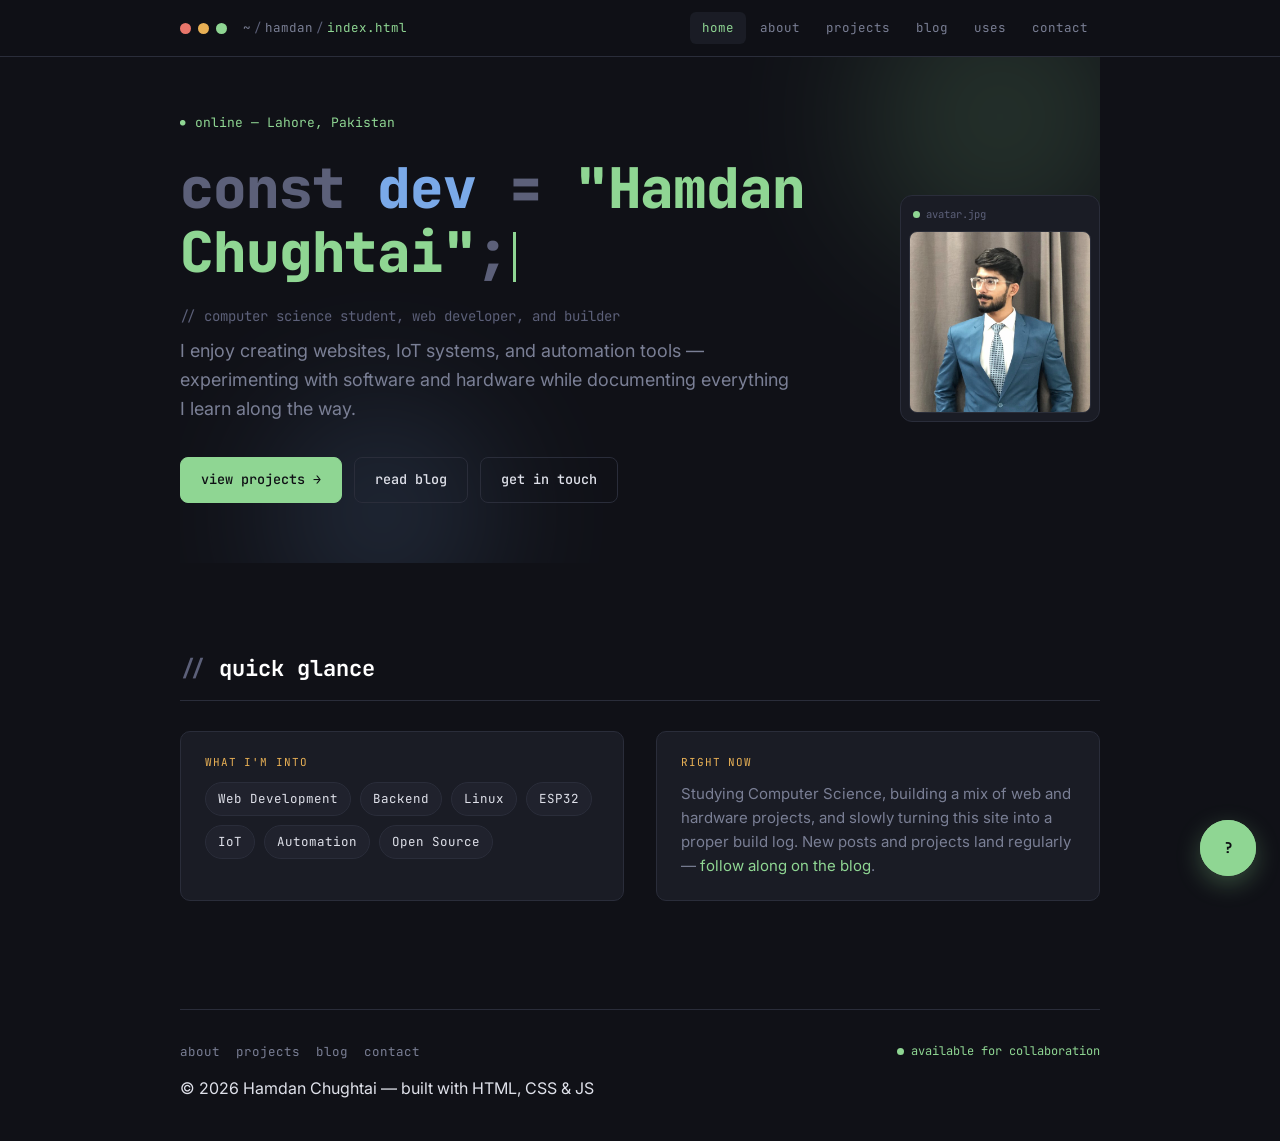
<file: index.html>
<!DOCTYPE html>
<html lang="en">
<head>
<meta charset="UTF-8">
<meta name="viewport" content="width=device-width, initial-scale=1.0">
<title>Hamdan Chughtai — Developer</title>
<meta name="description" content="Hamdan Chughtai — 20, Lahore, Pakistan. Computer Science student, web developer, and builder.">
<link rel="canonical" href="https://hamdanchughtai.dev/">
<meta property="og:type" content="website">
<meta property="og:url" content="https://hamdanchughtai.dev/">
<meta property="og:title" content="Hamdan Chughtai — Developer">
<meta property="og:description" content="Hamdan Chughtai — 20, Lahore, Pakistan. Computer Science student, web developer, and builder.">
<meta property="og:image" content="https://hamdanchughtai.dev/icon-512.png">
<meta name="twitter:card" content="summary">
<meta name="twitter:title" content="Hamdan Chughtai — Developer">
<meta name="twitter:description" content="Hamdan Chughtai — 20, Lahore, Pakistan. Computer Science student, web developer, and builder.">
<meta name="twitter:image" content="https://hamdanchughtai.dev/icon-512.png">
<link rel="icon" type="image/x-icon" href="favicon.ico">
<link rel="icon" type="image/png" sizes="32x32" href="favicon-32.png">
<link rel="icon" type="image/png" sizes="16x16" href="favicon-16.png">
<link rel="apple-touch-icon" sizes="180x180" href="apple-touch-icon.png">
<link rel="preconnect" href="https://fonts.googleapis.com">
<link rel="preconnect" href="https://fonts.gstatic.com" crossorigin>
<link href="https://fonts.googleapis.com/css2?family=JetBrains+Mono:wght@400;500;600;700;800&family=Inter:wght@400;500;600;700&display=swap" rel="stylesheet">
<link rel="stylesheet" href="styles.css">
</head>
<body>

<div class="progress-bar" id="progressBar"></div>
<div class="titlebar">
  <div class="titlebar-inner">
    <div class="dots"><span class="dot r"></span><span class="dot y"></span><span class="dot g"></span></div>
    <div class="path">~<span class="sep">/</span>hamdan<span class="sep">/</span><span class="file">index.html</span></div>
    <button class="nav-toggle" id="navToggle" aria-label="Toggle menu">☰</button>
    <nav class="tabs" id="navTabs">
      <a href="index.html" class="active">home</a>
      <a href="about.html">about</a>
      <a href="projects.html">projects</a>
      <a href="blog.html">blog</a>
      <a href="uses.html">uses</a>
      <a href="contact.html">contact</a>
    </nav>
  </div>
</div>

<header class="hero container">
  <div class="blob b1"></div>
  <div class="blob b2"></div>
  <div class="hero-inner">
    <div class="hero-text">
      <p class="eyebrow">online — Lahore, Pakistan</p>
      <h1>
        <span class="punc">const</span> <span class="fn">dev</span> <span class="punc">=</span> <span class="str">"</span><span class="str" id="typedName"></span><span class="str">"</span><span class="punc">;</span><span class="cursor-blink"></span>
      </h1>
      <p class="tagline">
        <span class="comment">// computer science student, web developer, and builder</span>
        I enjoy creating websites, IoT systems, and automation tools — experimenting with software and hardware while documenting everything I learn along the way.
      </p>
      <div class="hero-actions">
        <a class="btn primary" href="projects.html">view projects →</a>
        <a class="btn ghost" href="blog.html">read blog</a>
        <a class="btn ghost" href="contact.html">get in touch</a>
      </div>
    </div>
    <div class="hero-photo">
      <div class="photo-frame">
        <div class="photo-tab">avatar.jpg</div>
        <img src="avatar.jpg" alt="Portrait of Hamdan Chughtai">
      </div>
    </div>
  </div>
</header>

<section class="container">
  <div class="section-head reveal">
    <h2>quick glance</h2>
  </div>
  <div class="about-grid reveal-stagger reveal">
    <div class="about-card">
      <div class="label">what I'm into</div>
      <div class="skills-list">
        <span class="skill-pill">Web Development</span>
        <span class="skill-pill">Backend</span>
        <span class="skill-pill">Linux</span>
        <span class="skill-pill">ESP32</span>
        <span class="skill-pill">IoT</span>
        <span class="skill-pill">Automation</span>
        <span class="skill-pill">Open Source</span>
      </div>
    </div>
    <div class="about-card">
      <div class="label">right now</div>
      <p>Studying Computer Science, building a mix of web and hardware projects, and slowly turning this site into a proper build log. New posts and projects land regularly — <a href="blog.html" style="color:var(--accent-green);">follow along on the blog</a>.</p>
    </div>
  </div>
</section>

<footer class="container">
  <div class="footer-inner">
    <div class="f-links">
      <a href="about.html">about</a>
      <a href="projects.html">projects</a>
      <a href="blog.html">blog</a>
      <a href="contact.html">contact</a>
    </div>
    <div class="status"><span class="dot-live"></span> available for collaboration</div>
  </div>
  <p style="margin-top:14px;">© <span id="year"></span> Hamdan Chughtai — built with HTML, CSS &amp; JS</p>
</footer>

<button class="chat-fab" id="chatToggle" aria-label="Ask about Hamdan" aria-expanded="false">
  <span class="pulse-ring"></span>
  <span aria-hidden="true">?</span>
</button>
<div class="chat-panel" id="chatPanel" role="dialog" aria-label="Ask about Hamdan">
  <div class="chat-header">
    <div class="dots"><span class="dot r"></span><span class="dot y"></span><span class="dot g"></span></div>
    <div class="title">~/<span class="file">ask-hamdan</span></div>
    <button class="chat-close" id="chatClose" aria-label="Close chat">✕</button>
  </div>
  <div class="chat-messages" id="chatMessages">
    <div class="chat-msg bot"><span class="prompt-mark">$</span>Hey, I'm a quick assistant trained on Hamdan's info. Ask me about his age, skills, projects, or how to reach him.</div>
  </div>
  <div class="chat-suggestions" id="chatSuggestions">
    <span class="chat-chip" data-q="What languages does he know?">languages?</span>
    <span class="chat-chip" data-q="What projects has he built?">projects?</span>
    <span class="chat-chip" data-q="How can I contact him?">contact?</span>
    <span class="chat-chip" data-q="How old is he and where is he from?">who is he?</span>
    <span class="chat-chip" data-q="Is he available for freelance or internships?">availability?</span>
  </div>
  <div class="chat-input-row">
    <input type="text" id="chatInput" placeholder="Ask something..." autocomplete="off">
    <button class="chat-send" id="chatSend">send</button>
  </div>
</div>

<script src="script.js"></script>
</body>
</html>
</file>
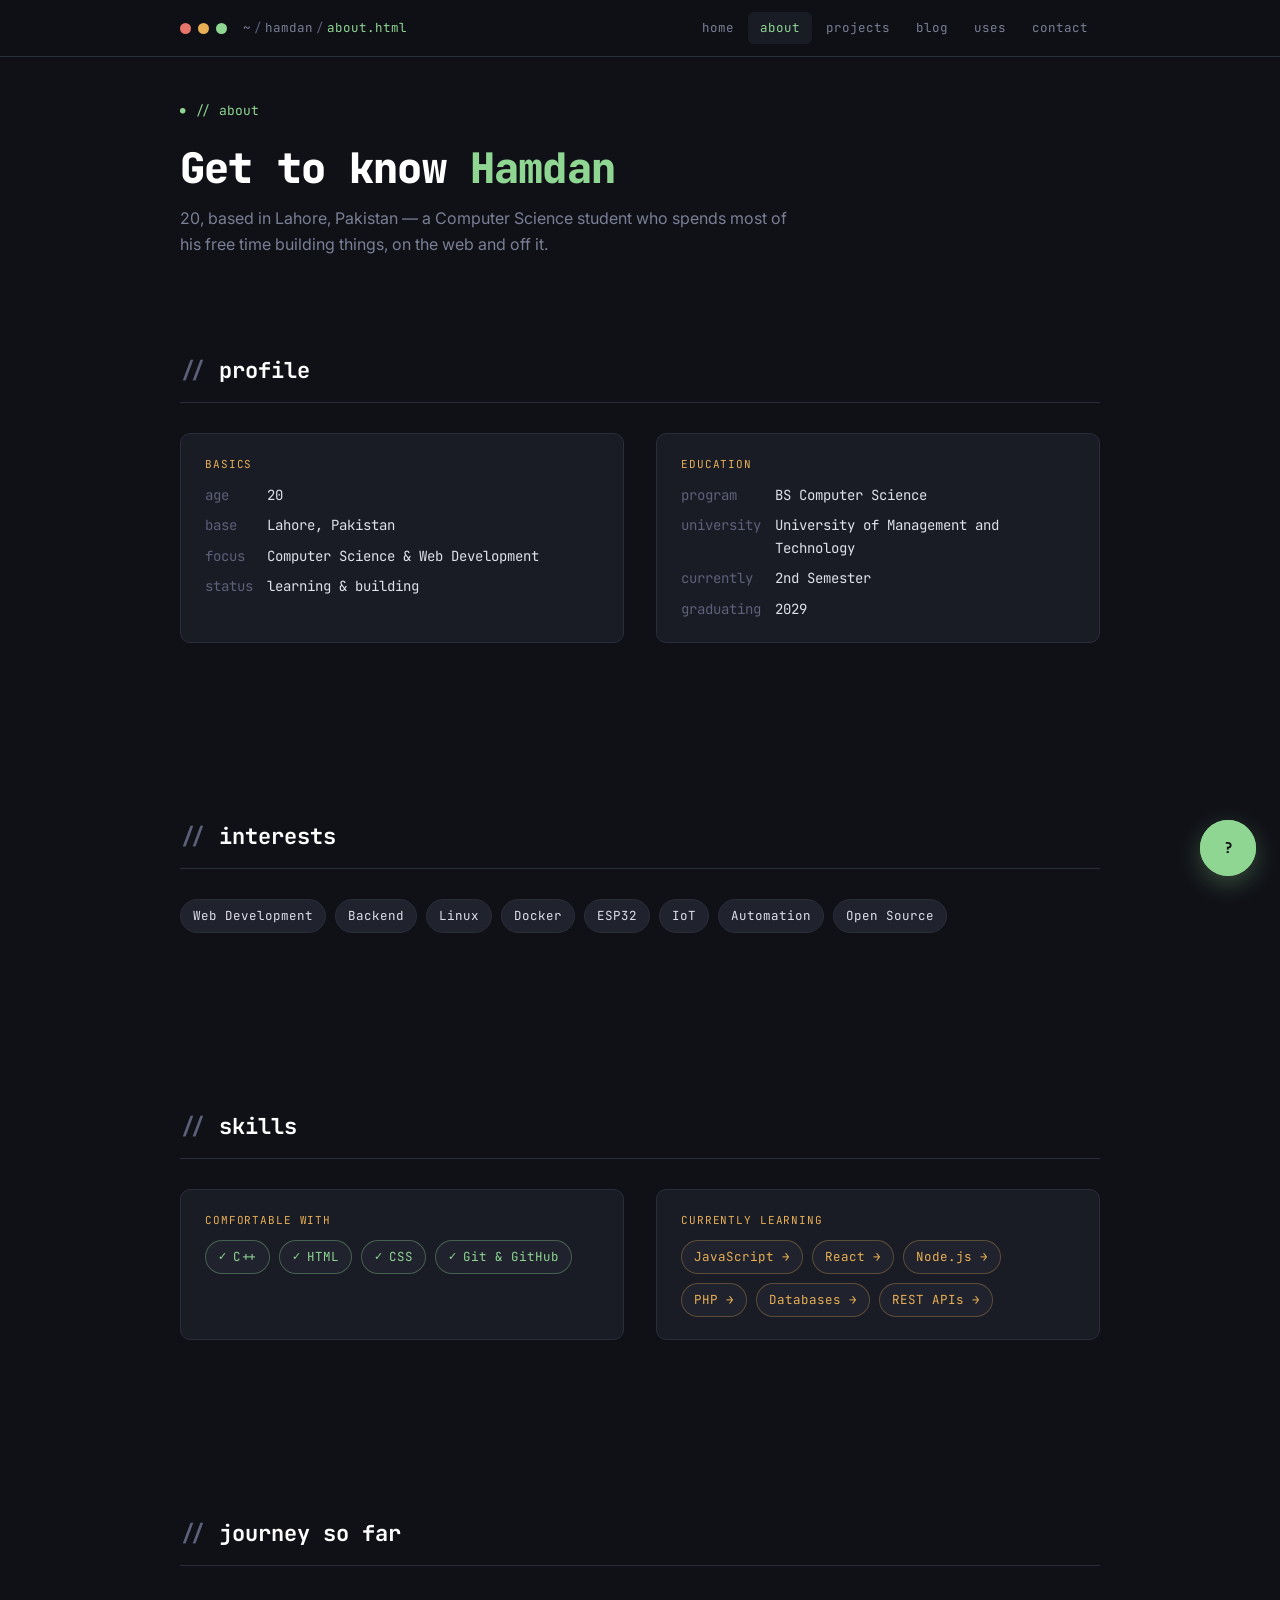
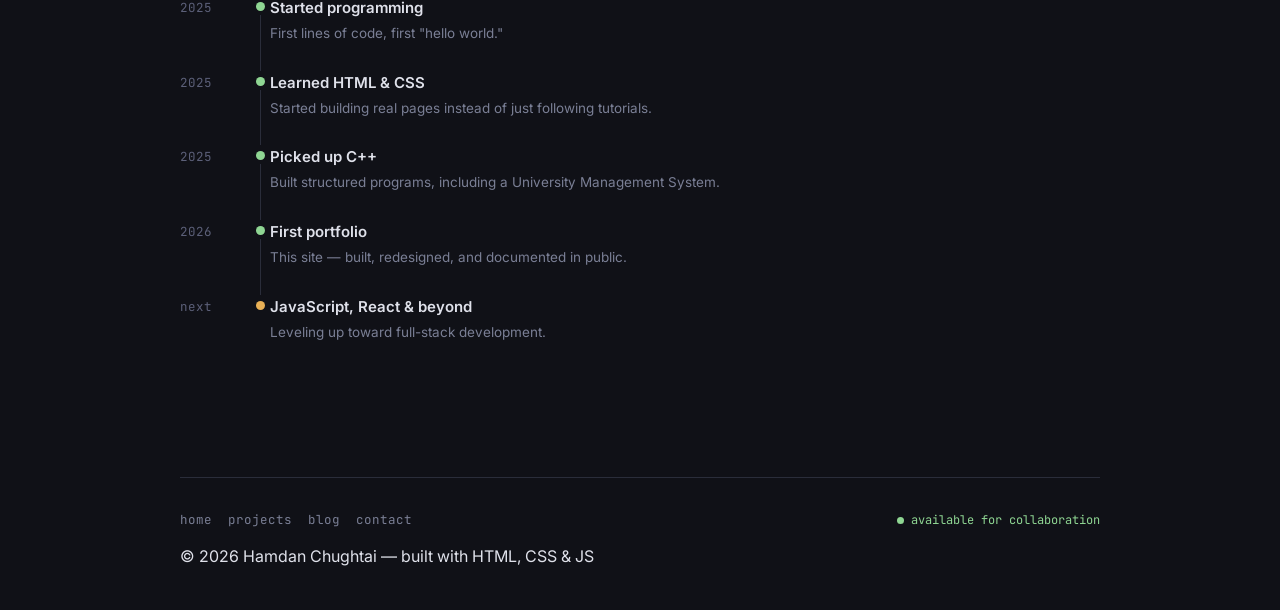
<file: about.html>
<!DOCTYPE html>
<html lang="en">
<head>
<meta charset="UTF-8">
<meta name="viewport" content="width=device-width, initial-scale=1.0">
<title>About — Hamdan Chughtai</title>
<meta name="description" content="About Hamdan Chughtai — education, interests, and skills.">
<link rel="canonical" href="https://hamdanchughtai.dev/about.html">
<meta property="og:type" content="website">
<meta property="og:url" content="https://hamdanchughtai.dev/about.html">
<meta property="og:title" content="About — Hamdan Chughtai">
<meta property="og:description" content="About Hamdan Chughtai — education, interests, and skills.">
<meta property="og:image" content="https://hamdanchughtai.dev/icon-512.png">
<meta name="twitter:card" content="summary">
<meta name="twitter:title" content="About — Hamdan Chughtai">
<meta name="twitter:description" content="About Hamdan Chughtai — education, interests, and skills.">
<meta name="twitter:image" content="https://hamdanchughtai.dev/icon-512.png">
<link rel="icon" type="image/x-icon" href="favicon.ico">
<link rel="icon" type="image/png" sizes="32x32" href="favicon-32.png">
<link rel="icon" type="image/png" sizes="16x16" href="favicon-16.png">
<link rel="apple-touch-icon" sizes="180x180" href="apple-touch-icon.png">
<link rel="preconnect" href="https://fonts.googleapis.com">
<link rel="preconnect" href="https://fonts.gstatic.com" crossorigin>
<link href="https://fonts.googleapis.com/css2?family=JetBrains+Mono:wght@400;500;600;700;800&family=Inter:wght@400;500;600;700&display=swap" rel="stylesheet">
<link rel="stylesheet" href="styles.css">
</head>
<body>

<div class="progress-bar" id="progressBar"></div>
<div class="titlebar">
  <div class="titlebar-inner">
    <div class="dots"><span class="dot r"></span><span class="dot y"></span><span class="dot g"></span></div>
    <div class="path">~<span class="sep">/</span>hamdan<span class="sep">/</span><span class="file">about.html</span></div>
    <button class="nav-toggle" id="navToggle" aria-label="Toggle menu">☰</button>
    <nav class="tabs" id="navTabs">
      <a href="index.html">home</a>
      <a href="about.html" class="active">about</a>
      <a href="projects.html">projects</a>
      <a href="blog.html">blog</a>
      <a href="uses.html">uses</a>
      <a href="contact.html">contact</a>
    </nav>
  </div>
</div>

<header class="page-header container">
  <p class="eyebrow">// about</p>
  <h1 class="page-title">Get to know <span class="str">Hamdan</span></h1>
  <p class="page-sub">20, based in Lahore, Pakistan — a Computer Science student who spends most of his free time building things, on the web and off it.</p>
</header>

<section class="container">
  <div class="section-head reveal"><h2>profile</h2></div>
  <div class="about-grid reveal-stagger reveal">
    <div class="about-card">
      <div class="label">basics</div>
      <dl class="kv">
        <dt>age</dt><dd>20</dd>
        <dt>base</dt><dd>Lahore, Pakistan</dd>
        <dt>focus</dt><dd>Computer Science &amp; Web Development</dd>
        <dt>status</dt><dd>learning &amp; building</dd>
      </dl>
    </div>
    <div class="about-card">
      <div class="label">education</div>
      <dl class="kv">
        <dt>program</dt><dd>BS Computer Science</dd>
        <dt>university</dt><dd>University of Management and Technology</dd>
        <dt>currently</dt><dd>2nd Semester</dd>
        <dt>graduating</dt><dd>2029</dd>
      </dl>
    </div>
  </div>
</section>

<section class="container">
  <div class="section-head reveal"><h2>interests</h2></div>
  <div class="skills-list reveal">
    <span class="skill-pill">Web Development</span>
    <span class="skill-pill">Backend</span>
    <span class="skill-pill">Linux</span>
    <span class="skill-pill">Docker</span>
    <span class="skill-pill">ESP32</span>
    <span class="skill-pill">IoT</span>
    <span class="skill-pill">Automation</span>
    <span class="skill-pill">Open Source</span>
  </div>
</section>

<section class="container">
  <div class="section-head reveal"><h2>skills</h2></div>
  <div class="about-grid reveal-stagger reveal">
    <div class="about-card">
      <div class="label">comfortable with</div>
      <div class="skills-list">
        <span class="skill-pill learned"><span class="check">✓</span>C++</span>
        <span class="skill-pill learned"><span class="check">✓</span>HTML</span>
        <span class="skill-pill learned"><span class="check">✓</span>CSS</span>
        <span class="skill-pill learned"><span class="check">✓</span>Git &amp; GitHub</span>
      </div>
    </div>
    <div class="about-card">
      <div class="label">currently learning</div>
      <div class="skills-list">
        <span class="skill-pill learning">JavaScript →</span>
        <span class="skill-pill learning">React →</span>
        <span class="skill-pill learning">Node.js →</span>
        <span class="skill-pill learning">PHP →</span>
        <span class="skill-pill learning">Databases →</span>
        <span class="skill-pill learning">REST APIs →</span>
      </div>
    </div>
  </div>
</section>

<section class="container">
  <div class="section-head reveal"><h2>journey so far</h2></div>
  <div class="timeline reveal">
    <div class="timeline-item">
      <div class="t-year">2025</div>
      <div class="t-line"><div class="t-dot"></div><div class="t-bar"></div></div>
      <div class="t-content"><div class="t-title">Started programming</div><div class="t-desc">First lines of code, first "hello world."</div></div>
    </div>
    <div class="timeline-item">
      <div class="t-year">2025</div>
      <div class="t-line"><div class="t-dot"></div><div class="t-bar"></div></div>
      <div class="t-content"><div class="t-title">Learned HTML &amp; CSS</div><div class="t-desc">Started building real pages instead of just following tutorials.</div></div>
    </div>
    <div class="timeline-item">
      <div class="t-year">2025</div>
      <div class="t-line"><div class="t-dot"></div><div class="t-bar"></div></div>
      <div class="t-content"><div class="t-title">Picked up C++</div><div class="t-desc">Built structured programs, including a University Management System.</div></div>
    </div>
    <div class="timeline-item">
      <div class="t-year">2026</div>
      <div class="t-line"><div class="t-dot"></div><div class="t-bar"></div></div>
      <div class="t-content"><div class="t-title">First portfolio</div><div class="t-desc">This site — built, redesigned, and documented in public.</div></div>
    </div>
    <div class="timeline-item">
      <div class="t-year">next</div>
      <div class="t-line"><div class="t-dot" style="background:var(--accent-amber);"></div></div>
      <div class="t-content"><div class="t-title">JavaScript, React &amp; beyond</div><div class="t-desc">Leveling up toward full-stack development.</div></div>
    </div>
  </div>
</section>

<footer class="container">
  <div class="footer-inner">
    <div class="f-links">
      <a href="index.html">home</a>
      <a href="projects.html">projects</a>
      <a href="blog.html">blog</a>
      <a href="contact.html">contact</a>
    </div>
    <div class="status"><span class="dot-live"></span> available for collaboration</div>
  </div>
  <p style="margin-top:14px;">© <span id="year"></span> Hamdan Chughtai — built with HTML, CSS &amp; JS</p>
</footer>

<button class="chat-fab" id="chatToggle" aria-label="Ask about Hamdan" aria-expanded="false">
  <span class="pulse-ring"></span>
  <span aria-hidden="true">?</span>
</button>
<div class="chat-panel" id="chatPanel" role="dialog" aria-label="Ask about Hamdan">
  <div class="chat-header">
    <div class="dots"><span class="dot r"></span><span class="dot y"></span><span class="dot g"></span></div>
    <div class="title">~/<span class="file">ask-hamdan</span></div>
    <button class="chat-close" id="chatClose" aria-label="Close chat">✕</button>
  </div>
  <div class="chat-messages" id="chatMessages">
    <div class="chat-msg bot"><span class="prompt-mark">$</span>Hey, I'm a quick assistant trained on Hamdan's info. Ask me about his age, skills, projects, or how to reach him.</div>
  </div>
  <div class="chat-suggestions" id="chatSuggestions">
    <span class="chat-chip" data-q="What languages does he know?">languages?</span>
    <span class="chat-chip" data-q="What projects has he built?">projects?</span>
    <span class="chat-chip" data-q="How can I contact him?">contact?</span>
    <span class="chat-chip" data-q="How old is he and where is he from?">who is he?</span>
    <span class="chat-chip" data-q="Is he available for freelance or internships?">availability?</span>
  </div>
  <div class="chat-input-row">
    <input type="text" id="chatInput" placeholder="Ask something..." autocomplete="off">
    <button class="chat-send" id="chatSend">send</button>
  </div>
</div>

<script src="script.js"></script>
</body>
</html>
</file>
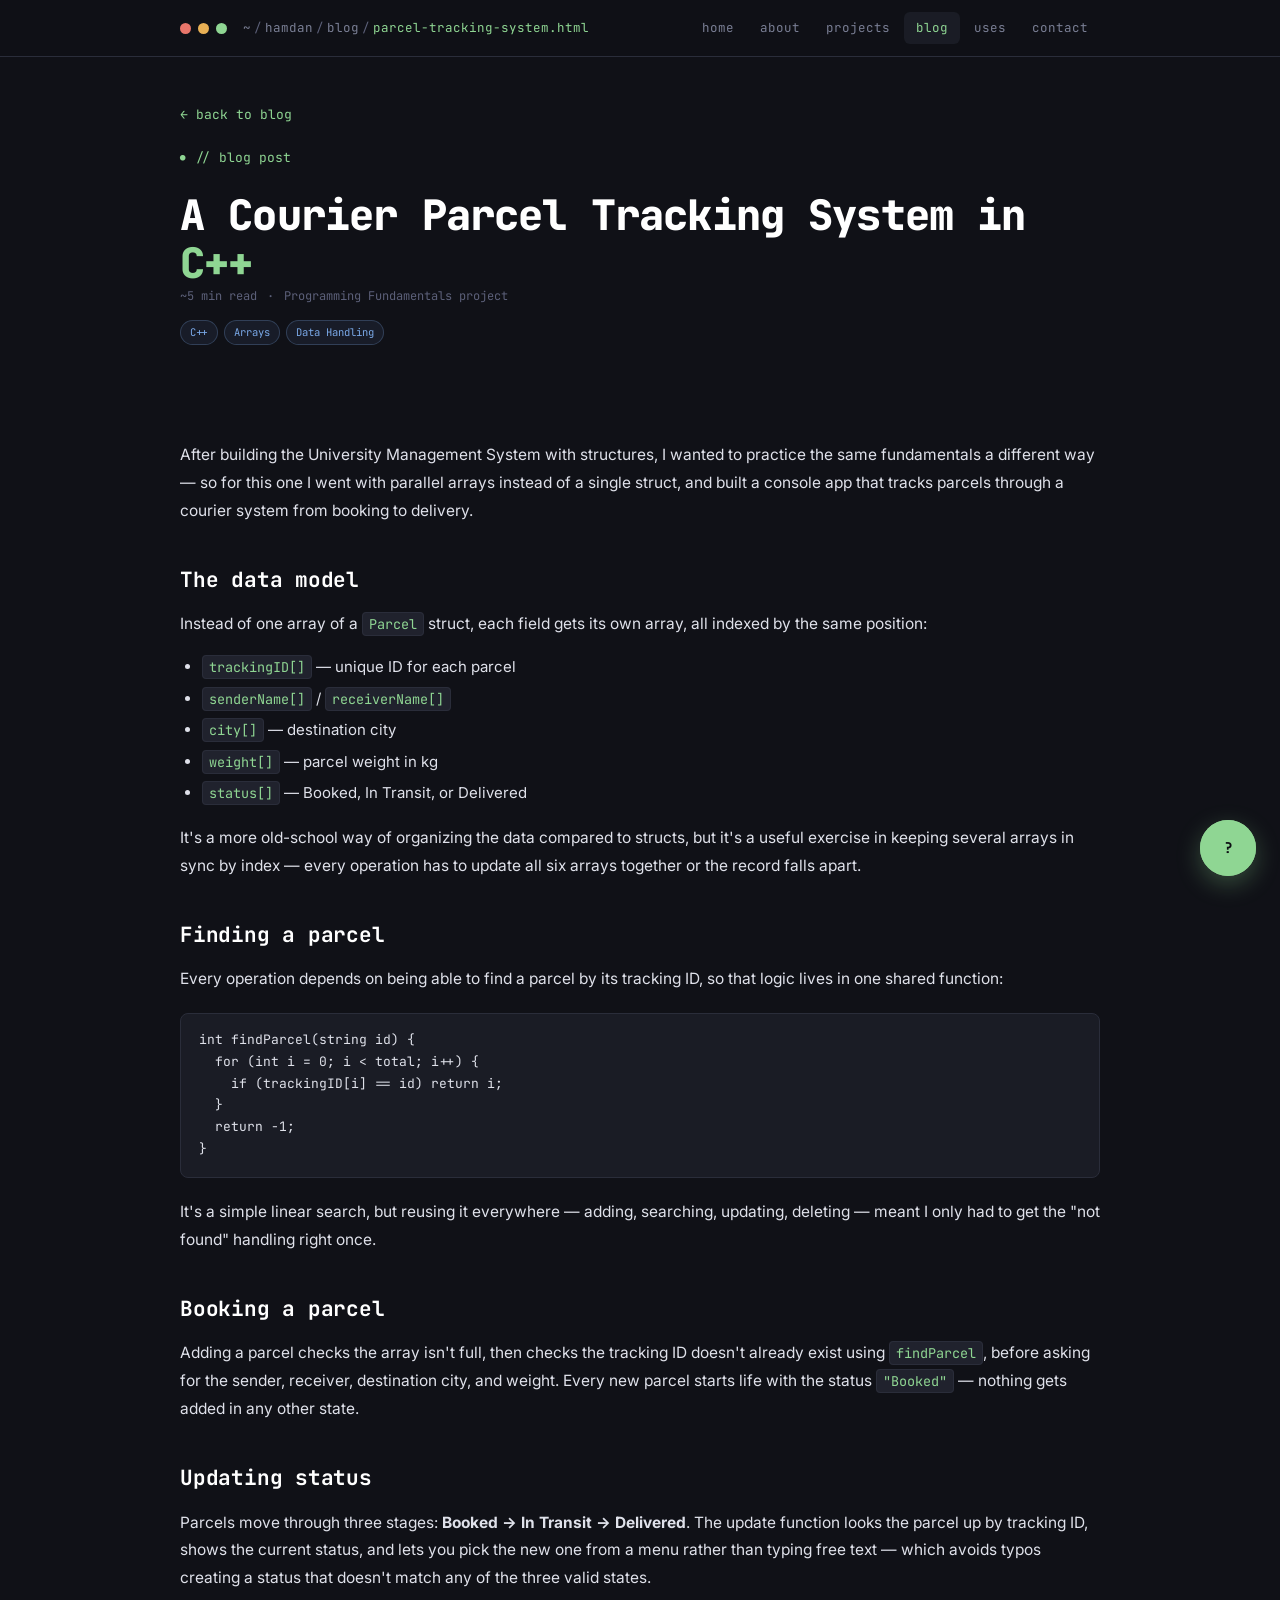
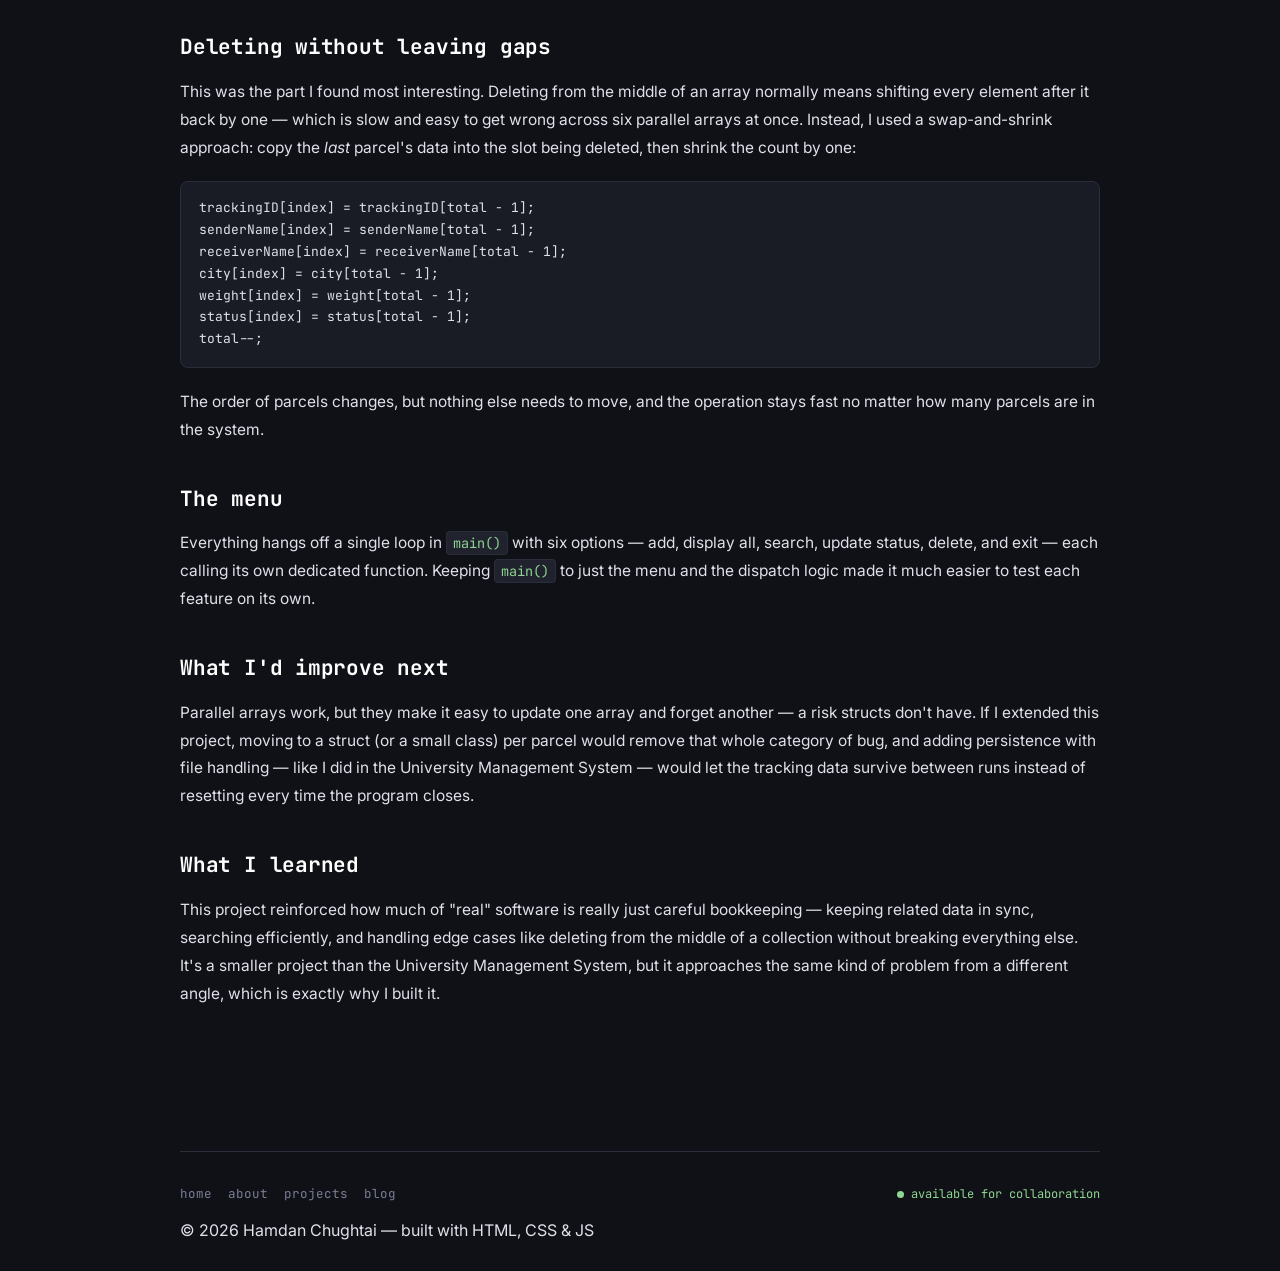
<file: blog-parcel-tracking-system.html>
<!DOCTYPE html>
<html lang="en">
<head>
<meta charset="UTF-8">
<meta name="viewport" content="width=device-width, initial-scale=1.0">
<title>Courier Parcel Tracking System in C++ — Hamdan Chughtai</title>
<meta name="description" content="Building a Courier Parcel Tracking System in C++ using parallel arrays, linear search, and a swap-and-shrink delete.">
<link rel="canonical" href="https://hamdanchughtai.dev/blog-parcel-tracking-system.html">
<meta property="og:type" content="website">
<meta property="og:url" content="https://hamdanchughtai.dev/blog-parcel-tracking-system.html">
<meta property="og:title" content="Courier Parcel Tracking System in C++ — Hamdan Chughtai">
<meta property="og:description" content="Building a Courier Parcel Tracking System in C++ using parallel arrays, linear search, and a swap-and-shrink delete.">
<meta property="og:image" content="https://hamdanchughtai.dev/icon-512.png">
<meta name="twitter:card" content="summary">
<meta name="twitter:title" content="Courier Parcel Tracking System in C++ — Hamdan Chughtai">
<meta name="twitter:description" content="Building a Courier Parcel Tracking System in C++ using parallel arrays, linear search, and a swap-and-shrink delete.">
<meta name="twitter:image" content="https://hamdanchughtai.dev/icon-512.png">
<link rel="icon" type="image/x-icon" href="favicon.ico">
<link rel="icon" type="image/png" sizes="32x32" href="favicon-32.png">
<link rel="icon" type="image/png" sizes="16x16" href="favicon-16.png">
<link rel="apple-touch-icon" sizes="180x180" href="apple-touch-icon.png">
<link rel="preconnect" href="https://fonts.googleapis.com">
<link rel="preconnect" href="https://fonts.gstatic.com" crossorigin>
<link href="https://fonts.googleapis.com/css2?family=JetBrains+Mono:wght@400;500;600;700;800&family=Inter:wght@400;500;600;700&display=swap" rel="stylesheet">
<link rel="stylesheet" href="styles.css">
</head>
<body>

<div class="progress-bar" id="progressBar"></div>
<div class="titlebar">
  <div class="titlebar-inner">
    <div class="dots"><span class="dot r"></span><span class="dot y"></span><span class="dot g"></span></div>
    <div class="path">~<span class="sep">/</span>hamdan<span class="sep">/</span>blog<span class="sep">/</span><span class="file">parcel-tracking-system.html</span></div>
    <button class="nav-toggle" id="navToggle" aria-label="Toggle menu">☰</button>
    <nav class="tabs" id="navTabs">
      <a href="index.html">home</a>
      <a href="about.html">about</a>
      <a href="projects.html">projects</a>
      <a href="blog.html" class="active">blog</a>
      <a href="uses.html">uses</a>
      <a href="contact.html">contact</a>
    </nav>
  </div>
</div>

<header class="page-header container">
  <a class="back-link" href="blog.html">← back to blog</a>
  <p class="eyebrow">// blog post</p>
  <h1 class="page-title">A Courier Parcel Tracking System in <span class="str">C++</span></h1>
  <div class="post-meta"><span>~5 min read</span><span>·</span><span>Programming Fundamentals project</span></div>
  <div class="post-tags"><span class="blog-tag">C++</span><span class="blog-tag">Arrays</span><span class="blog-tag">Data Handling</span></div>
</header>

<section class="container">
  <div class="prose reveal">
    <p>After building the University Management System with structures, I wanted to practice the same fundamentals a different way — so for this one I went with parallel arrays instead of a single struct, and built a console app that tracks parcels through a courier system from booking to delivery.</p>

    <h2>The data model</h2>
    <p>Instead of one array of a <code>Parcel</code> struct, each field gets its own array, all indexed by the same position:</p>
    <ul>
      <li><code>trackingID[]</code> — unique ID for each parcel</li>
      <li><code>senderName[]</code> / <code>receiverName[]</code></li>
      <li><code>city[]</code> — destination city</li>
      <li><code>weight[]</code> — parcel weight in kg</li>
      <li><code>status[]</code> — Booked, In Transit, or Delivered</li>
    </ul>
    <p>It's a more old-school way of organizing the data compared to structs, but it's a useful exercise in keeping several arrays in sync by index — every operation has to update all six arrays together or the record falls apart.</p>

    <h2>Finding a parcel</h2>
    <p>Every operation depends on being able to find a parcel by its tracking ID, so that logic lives in one shared function:</p>
    <pre><code>int findParcel(string id) {
  for (int i = 0; i &lt; total; i++) {
    if (trackingID[i] == id) return i;
  }
  return -1;
}</code></pre>
    <p>It's a simple linear search, but reusing it everywhere — adding, searching, updating, deleting — meant I only had to get the "not found" handling right once.</p>

    <h2>Booking a parcel</h2>
    <p>Adding a parcel checks the array isn't full, then checks the tracking ID doesn't already exist using <code>findParcel</code>, before asking for the sender, receiver, destination city, and weight. Every new parcel starts life with the status <code>"Booked"</code> — nothing gets added in any other state.</p>

    <h2>Updating status</h2>
    <p>Parcels move through three stages: <strong>Booked → In Transit → Delivered</strong>. The update function looks the parcel up by tracking ID, shows the current status, and lets you pick the new one from a menu rather than typing free text — which avoids typos creating a status that doesn't match any of the three valid states.</p>

    <h2>Deleting without leaving gaps</h2>
    <p>This was the part I found most interesting. Deleting from the middle of an array normally means shifting every element after it back by one — which is slow and easy to get wrong across six parallel arrays at once. Instead, I used a swap-and-shrink approach: copy the <em>last</em> parcel's data into the slot being deleted, then shrink the count by one:</p>
    <pre><code>trackingID[index] = trackingID[total - 1];
senderName[index] = senderName[total - 1];
receiverName[index] = receiverName[total - 1];
city[index] = city[total - 1];
weight[index] = weight[total - 1];
status[index] = status[total - 1];
total--;</code></pre>
    <p>The order of parcels changes, but nothing else needs to move, and the operation stays fast no matter how many parcels are in the system.</p>

    <h2>The menu</h2>
    <p>Everything hangs off a single loop in <code>main()</code> with six options — add, display all, search, update status, delete, and exit — each calling its own dedicated function. Keeping <code>main()</code> to just the menu and the dispatch logic made it much easier to test each feature on its own.</p>

    <h2>What I'd improve next</h2>
    <p>Parallel arrays work, but they make it easy to update one array and forget another — a risk structs don't have. If I extended this project, moving to a struct (or a small class) per parcel would remove that whole category of bug, and adding persistence with file handling — like I did in the University Management System — would let the tracking data survive between runs instead of resetting every time the program closes.</p>

    <h2>What I learned</h2>
    <p>This project reinforced how much of "real" software is really just careful bookkeeping — keeping related data in sync, searching efficiently, and handling edge cases like deleting from the middle of a collection without breaking everything else. It's a smaller project than the University Management System, but it approaches the same kind of problem from a different angle, which is exactly why I built it.</p>
  </div>
</section>

<footer class="container">
  <div class="footer-inner">
    <div class="f-links">
      <a href="index.html">home</a>
      <a href="about.html">about</a>
      <a href="projects.html">projects</a>
      <a href="blog.html">blog</a>
    </div>
    <div class="status"><span class="dot-live"></span> available for collaboration</div>
  </div>
  <p style="margin-top:14px;">© <span id="year"></span> Hamdan Chughtai — built with HTML, CSS &amp; JS</p>
</footer>

<button class="chat-fab" id="chatToggle" aria-label="Ask about Hamdan" aria-expanded="false">
  <span class="pulse-ring"></span>
  <span aria-hidden="true">?</span>
</button>
<div class="chat-panel" id="chatPanel" role="dialog" aria-label="Ask about Hamdan">
  <div class="chat-header">
    <div class="dots"><span class="dot r"></span><span class="dot y"></span><span class="dot g"></span></div>
    <div class="title">~/<span class="file">ask-hamdan</span></div>
    <button class="chat-close" id="chatClose" aria-label="Close chat">✕</button>
  </div>
  <div class="chat-messages" id="chatMessages">
    <div class="chat-msg bot"><span class="prompt-mark">$</span>Hey, I'm a quick assistant trained on Hamdan's info. Ask me about his age, skills, projects, or how to reach him.</div>
  </div>
  <div class="chat-suggestions" id="chatSuggestions">
    <span class="chat-chip" data-q="What languages does he know?">languages?</span>
    <span class="chat-chip" data-q="What projects has he built?">projects?</span>
    <span class="chat-chip" data-q="How can I contact him?">contact?</span>
    <span class="chat-chip" data-q="How old is he and where is he from?">who is he?</span>
    <span class="chat-chip" data-q="Is he available for freelance or internships?">availability?</span>
  </div>
  <div class="chat-input-row">
    <input type="text" id="chatInput" placeholder="Ask something..." autocomplete="off">
    <button class="chat-send" id="chatSend">send</button>
  </div>
</div>

<script src="script.js"></script>
</body>
</html>
</file>
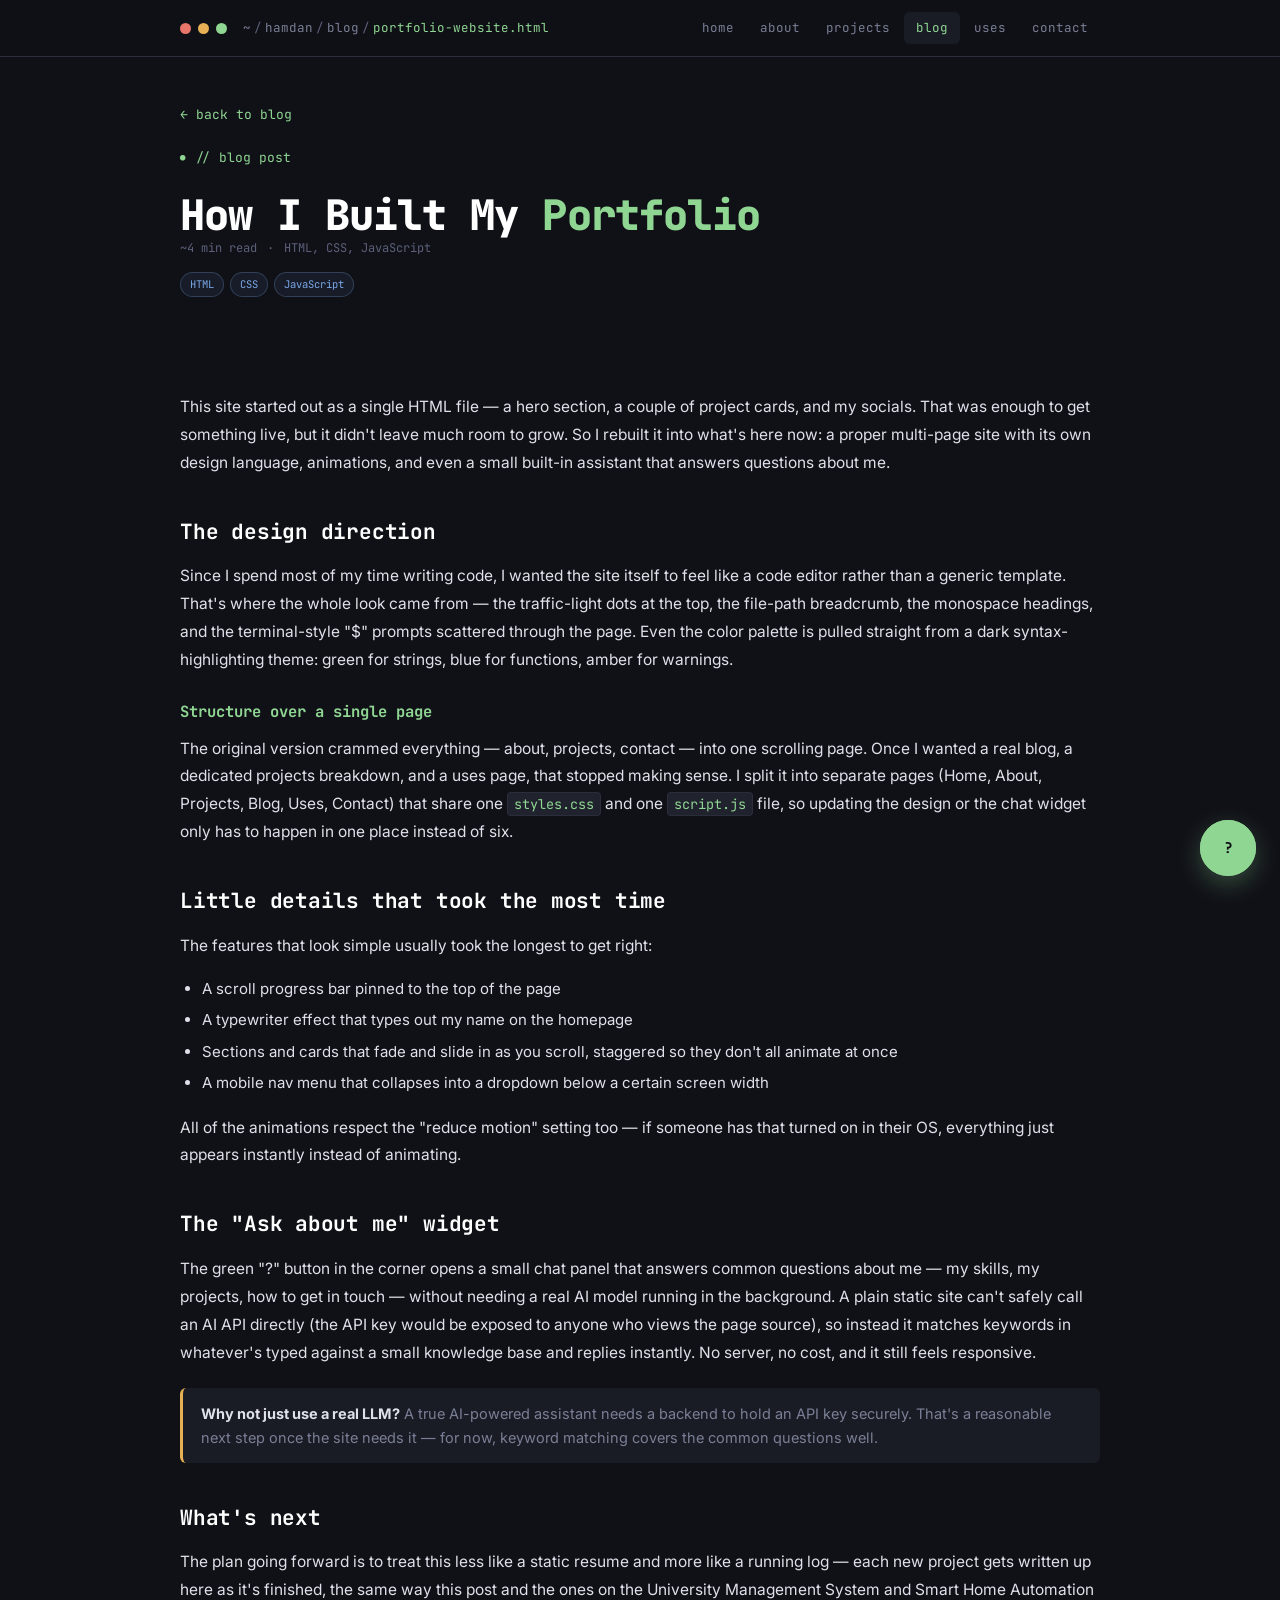
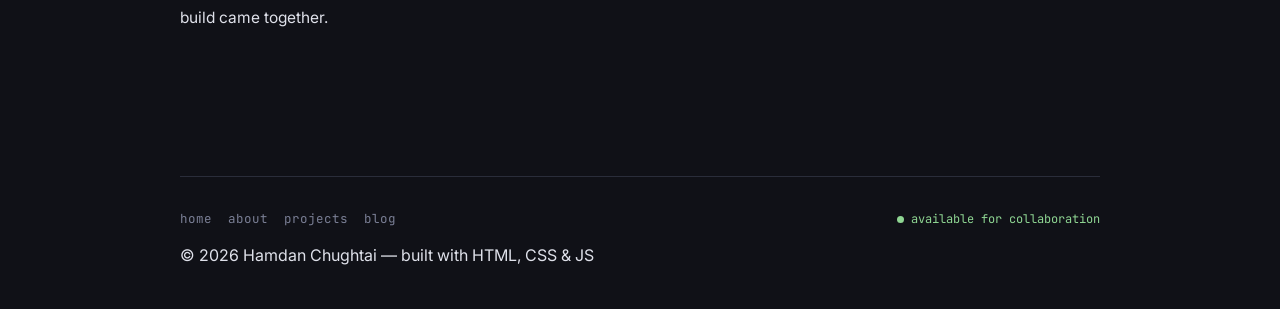
<file: blog-portfolio-website.html>
<!DOCTYPE html>
<html lang="en">
<head>
<meta charset="UTF-8">
<meta name="viewport" content="width=device-width, initial-scale=1.0">
<title>How I Built My Portfolio — Hamdan Chughtai</title>
<meta name="description" content="How this portfolio website was designed and built — from a single-page site to a full multi-page build.">
<link rel="canonical" href="https://hamdanchughtai.dev/blog-portfolio-website.html">
<meta property="og:type" content="website">
<meta property="og:url" content="https://hamdanchughtai.dev/blog-portfolio-website.html">
<meta property="og:title" content="How I Built My Portfolio — Hamdan Chughtai">
<meta property="og:description" content="How this portfolio website was designed and built — from a single-page site to a full multi-page build.">
<meta property="og:image" content="https://hamdanchughtai.dev/icon-512.png">
<meta name="twitter:card" content="summary">
<meta name="twitter:title" content="How I Built My Portfolio — Hamdan Chughtai">
<meta name="twitter:description" content="How this portfolio website was designed and built — from a single-page site to a full multi-page build.">
<meta name="twitter:image" content="https://hamdanchughtai.dev/icon-512.png">
<link rel="icon" type="image/x-icon" href="favicon.ico">
<link rel="icon" type="image/png" sizes="32x32" href="favicon-32.png">
<link rel="icon" type="image/png" sizes="16x16" href="favicon-16.png">
<link rel="apple-touch-icon" sizes="180x180" href="apple-touch-icon.png">
<link rel="preconnect" href="https://fonts.googleapis.com">
<link rel="preconnect" href="https://fonts.gstatic.com" crossorigin>
<link href="https://fonts.googleapis.com/css2?family=JetBrains+Mono:wght@400;500;600;700;800&family=Inter:wght@400;500;600;700&display=swap" rel="stylesheet">
<link rel="stylesheet" href="styles.css">
</head>
<body>

<div class="progress-bar" id="progressBar"></div>
<div class="titlebar">
  <div class="titlebar-inner">
    <div class="dots"><span class="dot r"></span><span class="dot y"></span><span class="dot g"></span></div>
    <div class="path">~<span class="sep">/</span>hamdan<span class="sep">/</span>blog<span class="sep">/</span><span class="file">portfolio-website.html</span></div>
    <button class="nav-toggle" id="navToggle" aria-label="Toggle menu">☰</button>
    <nav class="tabs" id="navTabs">
      <a href="index.html">home</a>
      <a href="about.html">about</a>
      <a href="projects.html">projects</a>
      <a href="blog.html" class="active">blog</a>
      <a href="uses.html">uses</a>
      <a href="contact.html">contact</a>
    </nav>
  </div>
</div>

<header class="page-header container">
  <a class="back-link" href="blog.html">← back to blog</a>
  <p class="eyebrow">// blog post</p>
  <h1 class="page-title">How I Built My <span class="str">Portfolio</span></h1>
  <div class="post-meta"><span>~4 min read</span><span>·</span><span>HTML, CSS, JavaScript</span></div>
  <div class="post-tags"><span class="blog-tag">HTML</span><span class="blog-tag">CSS</span><span class="blog-tag">JavaScript</span></div>
</header>

<section class="container">
  <div class="prose reveal">
    <p>This site started out as a single HTML file — a hero section, a couple of project cards, and my socials. That was enough to get something live, but it didn't leave much room to grow. So I rebuilt it into what's here now: a proper multi-page site with its own design language, animations, and even a small built-in assistant that answers questions about me.</p>

    <h2>The design direction</h2>
    <p>Since I spend most of my time writing code, I wanted the site itself to feel like a code editor rather than a generic template. That's where the whole look came from — the traffic-light dots at the top, the file-path breadcrumb, the monospace headings, and the terminal-style "$" prompts scattered through the page. Even the color palette is pulled straight from a dark syntax-highlighting theme: green for strings, blue for functions, amber for warnings.</p>

    <h3>Structure over a single page</h3>
    <p>The original version crammed everything — about, projects, contact — into one scrolling page. Once I wanted a real blog, a dedicated projects breakdown, and a uses page, that stopped making sense. I split it into separate pages (Home, About, Projects, Blog, Uses, Contact) that share one <code>styles.css</code> and one <code>script.js</code> file, so updating the design or the chat widget only has to happen in one place instead of six.</p>

    <h2>Little details that took the most time</h2>
    <p>The features that look simple usually took the longest to get right:</p>
    <ul>
      <li>A scroll progress bar pinned to the top of the page</li>
      <li>A typewriter effect that types out my name on the homepage</li>
      <li>Sections and cards that fade and slide in as you scroll, staggered so they don't all animate at once</li>
      <li>A mobile nav menu that collapses into a dropdown below a certain screen width</li>
    </ul>
    <p>All of the animations respect the "reduce motion" setting too — if someone has that turned on in their OS, everything just appears instantly instead of animating.</p>

    <h2>The "Ask about me" widget</h2>
    <p>The green "?" button in the corner opens a small chat panel that answers common questions about me — my skills, my projects, how to get in touch — without needing a real AI model running in the background. A plain static site can't safely call an AI API directly (the API key would be exposed to anyone who views the page source), so instead it matches keywords in whatever's typed against a small knowledge base and replies instantly. No server, no cost, and it still feels responsive.</p>

    <div class="callout"><strong>Why not just use a real LLM?</strong> A true AI-powered assistant needs a backend to hold an API key securely. That's a reasonable next step once the site needs it — for now, keyword matching covers the common questions well.</div>

    <h2>What's next</h2>
    <p>The plan going forward is to treat this less like a static resume and more like a running log — each new project gets written up here as it's finished, the same way this post and the ones on the University Management System and Smart Home Automation build came together.</p>
  </div>
</section>

<footer class="container">
  <div class="footer-inner">
    <div class="f-links">
      <a href="index.html">home</a>
      <a href="about.html">about</a>
      <a href="projects.html">projects</a>
      <a href="blog.html">blog</a>
    </div>
    <div class="status"><span class="dot-live"></span> available for collaboration</div>
  </div>
  <p style="margin-top:14px;">© <span id="year"></span> Hamdan Chughtai — built with HTML, CSS &amp; JS</p>
</footer>

<button class="chat-fab" id="chatToggle" aria-label="Ask about Hamdan" aria-expanded="false">
  <span class="pulse-ring"></span>
  <span aria-hidden="true">?</span>
</button>
<div class="chat-panel" id="chatPanel" role="dialog" aria-label="Ask about Hamdan">
  <div class="chat-header">
    <div class="dots"><span class="dot r"></span><span class="dot y"></span><span class="dot g"></span></div>
    <div class="title">~/<span class="file">ask-hamdan</span></div>
    <button class="chat-close" id="chatClose" aria-label="Close chat">✕</button>
  </div>
  <div class="chat-messages" id="chatMessages">
    <div class="chat-msg bot"><span class="prompt-mark">$</span>Hey, I'm a quick assistant trained on Hamdan's info. Ask me about his age, skills, projects, or how to reach him.</div>
  </div>
  <div class="chat-suggestions" id="chatSuggestions">
    <span class="chat-chip" data-q="What languages does he know?">languages?</span>
    <span class="chat-chip" data-q="What projects has he built?">projects?</span>
    <span class="chat-chip" data-q="How can I contact him?">contact?</span>
    <span class="chat-chip" data-q="How old is he and where is he from?">who is he?</span>
    <span class="chat-chip" data-q="Is he available for freelance or internships?">availability?</span>
  </div>
  <div class="chat-input-row">
    <input type="text" id="chatInput" placeholder="Ask something..." autocomplete="off">
    <button class="chat-send" id="chatSend">send</button>
  </div>
</div>

<script src="script.js"></script>
</body>
</html>
</file>
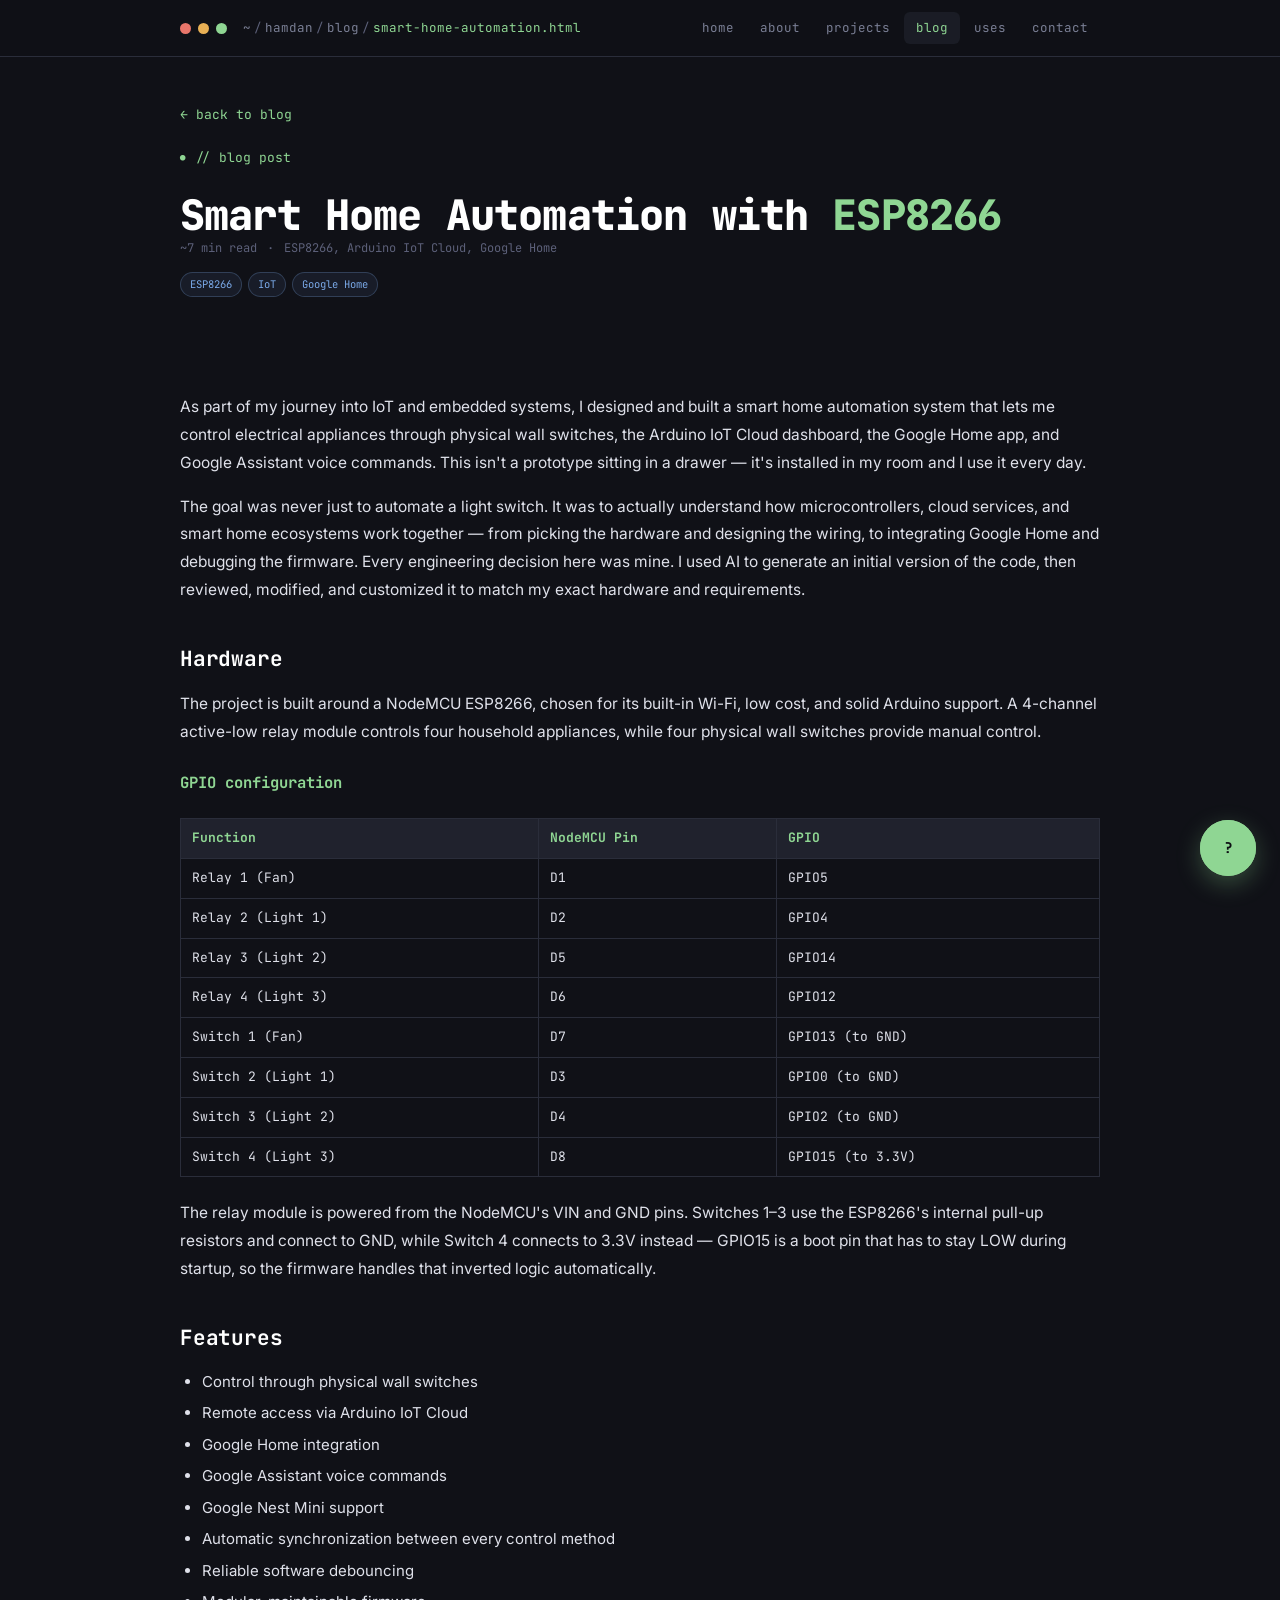
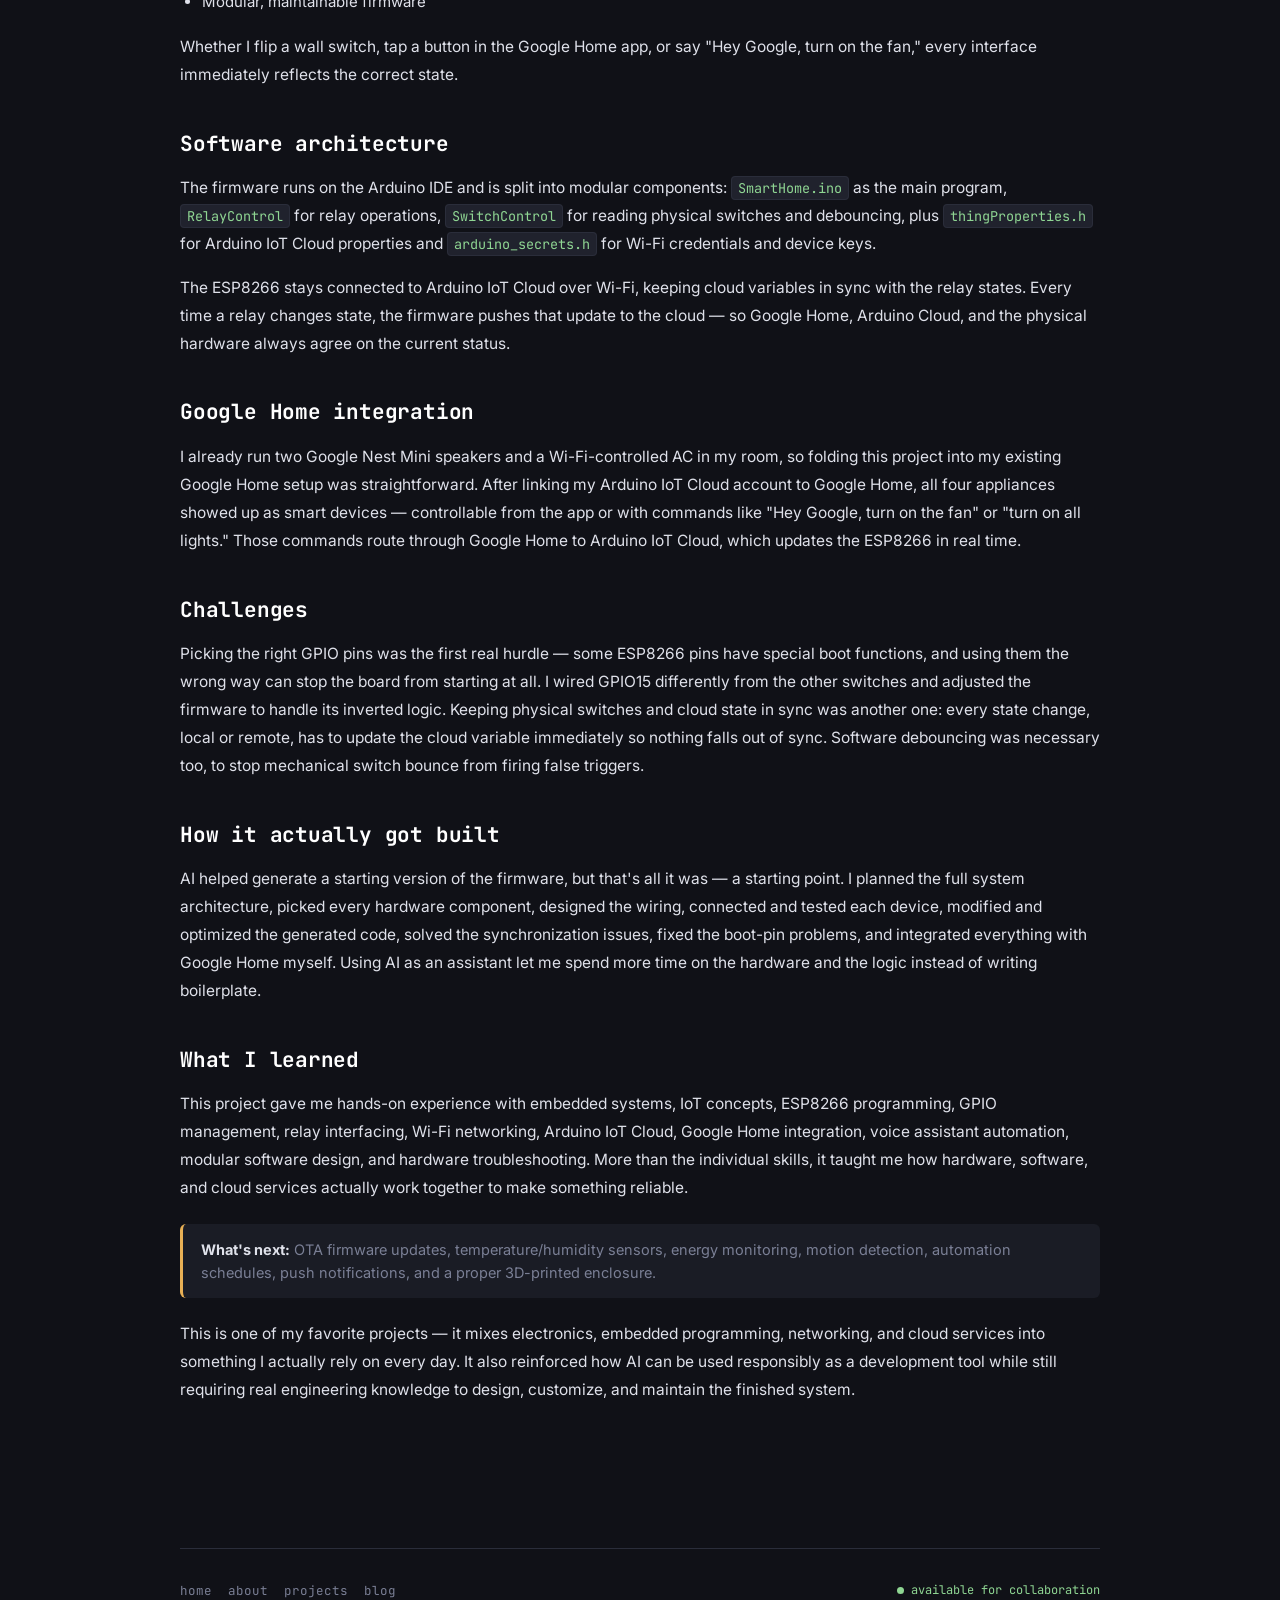
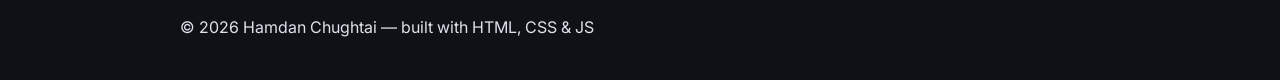
<file: blog-smart-home-automation.html>
<!DOCTYPE html>
<html lang="en">
<head>
<meta charset="UTF-8">
<meta name="viewport" content="width=device-width, initial-scale=1.0">
<title>Smart Home Automation with ESP8266, Arduino IoT Cloud & Google Home — Hamdan Chughtai</title>
<meta name="description" content="Building a smart home controller with a NodeMCU ESP8266, relays, physical wall switches, Arduino IoT Cloud, and Google Home integration.">
<link rel="canonical" href="https://hamdanchughtai.dev/blog-smart-home-automation.html">
<meta property="og:type" content="website">
<meta property="og:url" content="https://hamdanchughtai.dev/blog-smart-home-automation.html">
<meta property="og:title" content="Smart Home Automation with ESP8266, Arduino IoT Cloud & Google Home — Hamdan Chughtai">
<meta property="og:description" content="Building a smart home controller with a NodeMCU ESP8266, relays, physical wall switches, Arduino IoT Cloud, and Google Home integration.">
<meta property="og:image" content="https://hamdanchughtai.dev/icon-512.png">
<meta name="twitter:card" content="summary">
<meta name="twitter:title" content="Smart Home Automation with ESP8266, Arduino IoT Cloud & Google Home — Hamdan Chughtai">
<meta name="twitter:description" content="Building a smart home controller with a NodeMCU ESP8266, relays, physical wall switches, Arduino IoT Cloud, and Google Home integration.">
<meta name="twitter:image" content="https://hamdanchughtai.dev/icon-512.png">
<link rel="icon" type="image/x-icon" href="favicon.ico">
<link rel="icon" type="image/png" sizes="32x32" href="favicon-32.png">
<link rel="icon" type="image/png" sizes="16x16" href="favicon-16.png">
<link rel="apple-touch-icon" sizes="180x180" href="apple-touch-icon.png">
<link rel="preconnect" href="https://fonts.googleapis.com">
<link rel="preconnect" href="https://fonts.gstatic.com" crossorigin>
<link href="https://fonts.googleapis.com/css2?family=JetBrains+Mono:wght@400;500;600;700;800&family=Inter:wght@400;500;600;700&display=swap" rel="stylesheet">
<link rel="stylesheet" href="styles.css">
</head>
<body>

<div class="progress-bar" id="progressBar"></div>
<div class="titlebar">
  <div class="titlebar-inner">
    <div class="dots"><span class="dot r"></span><span class="dot y"></span><span class="dot g"></span></div>
    <div class="path">~<span class="sep">/</span>hamdan<span class="sep">/</span>blog<span class="sep">/</span><span class="file">smart-home-automation.html</span></div>
    <button class="nav-toggle" id="navToggle" aria-label="Toggle menu">☰</button>
    <nav class="tabs" id="navTabs">
      <a href="index.html">home</a>
      <a href="about.html">about</a>
      <a href="projects.html">projects</a>
      <a href="blog.html" class="active">blog</a>
      <a href="uses.html">uses</a>
      <a href="contact.html">contact</a>
    </nav>
  </div>
</div>

<header class="page-header container">
  <a class="back-link" href="blog.html">← back to blog</a>
  <p class="eyebrow">// blog post</p>
  <h1 class="page-title">Smart Home Automation with <span class="str">ESP8266</span></h1>
  <div class="post-meta"><span>~7 min read</span><span>·</span><span>ESP8266, Arduino IoT Cloud, Google Home</span></div>
  <div class="post-tags"><span class="blog-tag">ESP8266</span><span class="blog-tag">IoT</span><span class="blog-tag">Google Home</span></div>
</header>

<section class="container">
  <div class="prose reveal">
    <p>As part of my journey into IoT and embedded systems, I designed and built a smart home automation system that lets me control electrical appliances through physical wall switches, the Arduino IoT Cloud dashboard, the Google Home app, and Google Assistant voice commands. This isn't a prototype sitting in a drawer — it's installed in my room and I use it every day.</p>
    <p>The goal was never just to automate a light switch. It was to actually understand how microcontrollers, cloud services, and smart home ecosystems work together — from picking the hardware and designing the wiring, to integrating Google Home and debugging the firmware. Every engineering decision here was mine. I used AI to generate an initial version of the code, then reviewed, modified, and customized it to match my exact hardware and requirements.</p>

    <h2>Hardware</h2>
    <p>The project is built around a NodeMCU ESP8266, chosen for its built-in Wi-Fi, low cost, and solid Arduino support. A 4-channel active-low relay module controls four household appliances, while four physical wall switches provide manual control.</p>

    <h3>GPIO configuration</h3>
    <table>
      <thead><tr><th>Function</th><th>NodeMCU Pin</th><th>GPIO</th></tr></thead>
      <tbody>
        <tr><td>Relay 1 (Fan)</td><td>D1</td><td>GPIO5</td></tr>
        <tr><td>Relay 2 (Light 1)</td><td>D2</td><td>GPIO4</td></tr>
        <tr><td>Relay 3 (Light 2)</td><td>D5</td><td>GPIO14</td></tr>
        <tr><td>Relay 4 (Light 3)</td><td>D6</td><td>GPIO12</td></tr>
        <tr><td>Switch 1 (Fan)</td><td>D7</td><td>GPIO13 (to GND)</td></tr>
        <tr><td>Switch 2 (Light 1)</td><td>D3</td><td>GPIO0 (to GND)</td></tr>
        <tr><td>Switch 3 (Light 2)</td><td>D4</td><td>GPIO2 (to GND)</td></tr>
        <tr><td>Switch 4 (Light 3)</td><td>D8</td><td>GPIO15 (to 3.3V)</td></tr>
      </tbody>
    </table>
    <p>The relay module is powered from the NodeMCU's VIN and GND pins. Switches 1–3 use the ESP8266's internal pull-up resistors and connect to GND, while Switch 4 connects to 3.3V instead — GPIO15 is a boot pin that has to stay LOW during startup, so the firmware handles that inverted logic automatically.</p>

    <h2>Features</h2>
    <ul>
      <li>Control through physical wall switches</li>
      <li>Remote access via Arduino IoT Cloud</li>
      <li>Google Home integration</li>
      <li>Google Assistant voice commands</li>
      <li>Google Nest Mini support</li>
      <li>Automatic synchronization between every control method</li>
      <li>Reliable software debouncing</li>
      <li>Modular, maintainable firmware</li>
    </ul>
    <p>Whether I flip a wall switch, tap a button in the Google Home app, or say "Hey Google, turn on the fan," every interface immediately reflects the correct state.</p>

    <h2>Software architecture</h2>
    <p>The firmware runs on the Arduino IDE and is split into modular components: <code>SmartHome.ino</code> as the main program, <code>RelayControl</code> for relay operations, <code>SwitchControl</code> for reading physical switches and debouncing, plus <code>thingProperties.h</code> for Arduino IoT Cloud properties and <code>arduino_secrets.h</code> for Wi-Fi credentials and device keys.</p>
    <p>The ESP8266 stays connected to Arduino IoT Cloud over Wi-Fi, keeping cloud variables in sync with the relay states. Every time a relay changes state, the firmware pushes that update to the cloud — so Google Home, Arduino Cloud, and the physical hardware always agree on the current status.</p>

    <h2>Google Home integration</h2>
    <p>I already run two Google Nest Mini speakers and a Wi-Fi-controlled AC in my room, so folding this project into my existing Google Home setup was straightforward. After linking my Arduino IoT Cloud account to Google Home, all four appliances showed up as smart devices — controllable from the app or with commands like "Hey Google, turn on the fan" or "turn on all lights." Those commands route through Google Home to Arduino IoT Cloud, which updates the ESP8266 in real time.</p>

    <h2>Challenges</h2>
    <p>Picking the right GPIO pins was the first real hurdle — some ESP8266 pins have special boot functions, and using them the wrong way can stop the board from starting at all. I wired GPIO15 differently from the other switches and adjusted the firmware to handle its inverted logic. Keeping physical switches and cloud state in sync was another one: every state change, local or remote, has to update the cloud variable immediately so nothing falls out of sync. Software debouncing was necessary too, to stop mechanical switch bounce from firing false triggers.</p>

    <h2>How it actually got built</h2>
    <p>AI helped generate a starting version of the firmware, but that's all it was — a starting point. I planned the full system architecture, picked every hardware component, designed the wiring, connected and tested each device, modified and optimized the generated code, solved the synchronization issues, fixed the boot-pin problems, and integrated everything with Google Home myself. Using AI as an assistant let me spend more time on the hardware and the logic instead of writing boilerplate.</p>

    <h2>What I learned</h2>
    <p>This project gave me hands-on experience with embedded systems, IoT concepts, ESP8266 programming, GPIO management, relay interfacing, Wi-Fi networking, Arduino IoT Cloud, Google Home integration, voice assistant automation, modular software design, and hardware troubleshooting. More than the individual skills, it taught me how hardware, software, and cloud services actually work together to make something reliable.</p>

    <div class="callout"><strong>What's next:</strong> OTA firmware updates, temperature/humidity sensors, energy monitoring, motion detection, automation schedules, push notifications, and a proper 3D-printed enclosure.</div>

    <p>This is one of my favorite projects — it mixes electronics, embedded programming, networking, and cloud services into something I actually rely on every day. It also reinforced how AI can be used responsibly as a development tool while still requiring real engineering knowledge to design, customize, and maintain the finished system.</p>
  </div>
</section>

<footer class="container">
  <div class="footer-inner">
    <div class="f-links">
      <a href="index.html">home</a>
      <a href="about.html">about</a>
      <a href="projects.html">projects</a>
      <a href="blog.html">blog</a>
    </div>
    <div class="status"><span class="dot-live"></span> available for collaboration</div>
  </div>
  <p style="margin-top:14px;">© <span id="year"></span> Hamdan Chughtai — built with HTML, CSS &amp; JS</p>
</footer>

<button class="chat-fab" id="chatToggle" aria-label="Ask about Hamdan" aria-expanded="false">
  <span class="pulse-ring"></span>
  <span aria-hidden="true">?</span>
</button>
<div class="chat-panel" id="chatPanel" role="dialog" aria-label="Ask about Hamdan">
  <div class="chat-header">
    <div class="dots"><span class="dot r"></span><span class="dot y"></span><span class="dot g"></span></div>
    <div class="title">~/<span class="file">ask-hamdan</span></div>
    <button class="chat-close" id="chatClose" aria-label="Close chat">✕</button>
  </div>
  <div class="chat-messages" id="chatMessages">
    <div class="chat-msg bot"><span class="prompt-mark">$</span>Hey, I'm a quick assistant trained on Hamdan's info. Ask me about his age, skills, projects, or how to reach him.</div>
  </div>
  <div class="chat-suggestions" id="chatSuggestions">
    <span class="chat-chip" data-q="What languages does he know?">languages?</span>
    <span class="chat-chip" data-q="What projects has he built?">projects?</span>
    <span class="chat-chip" data-q="How can I contact him?">contact?</span>
    <span class="chat-chip" data-q="How old is he and where is he from?">who is he?</span>
    <span class="chat-chip" data-q="Is he available for freelance or internships?">availability?</span>
  </div>
  <div class="chat-input-row">
    <input type="text" id="chatInput" placeholder="Ask something..." autocomplete="off">
    <button class="chat-send" id="chatSend">send</button>
  </div>
</div>

<script src="script.js"></script>
</body>
</html>
</file>
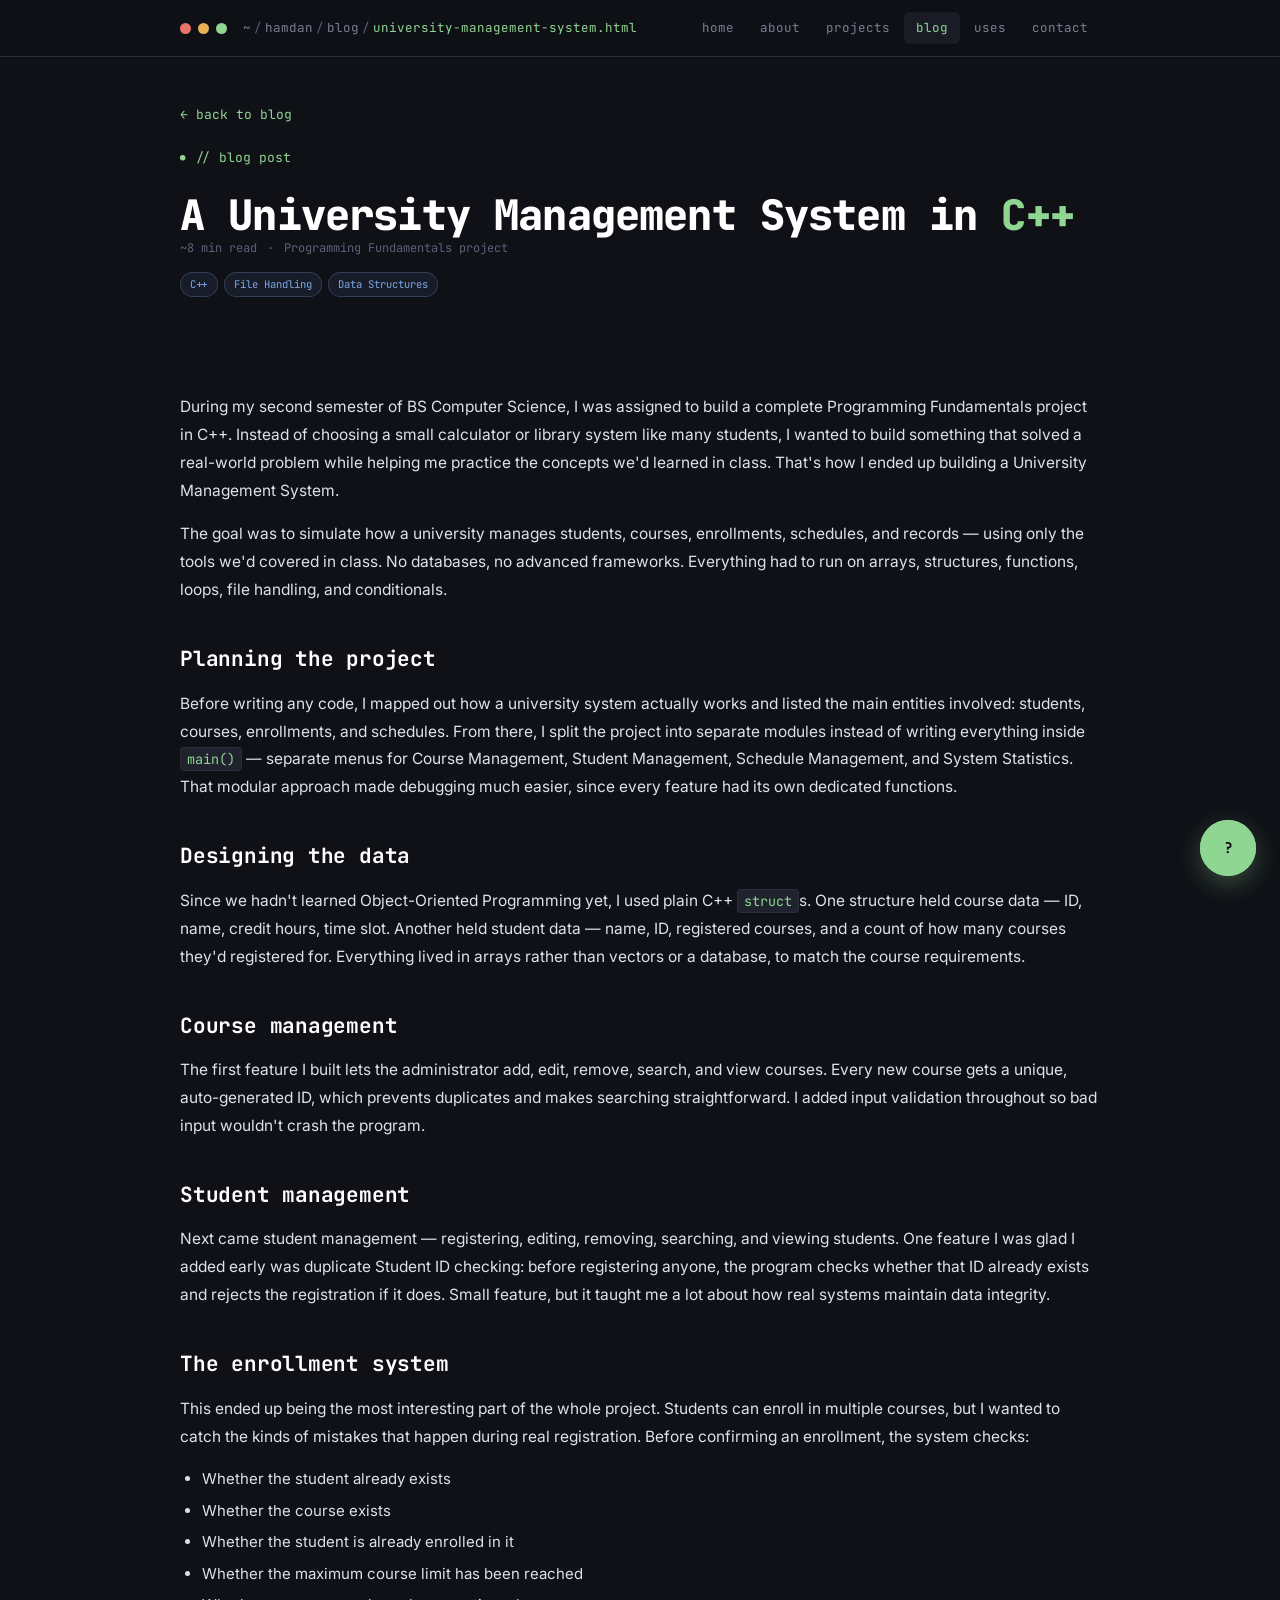
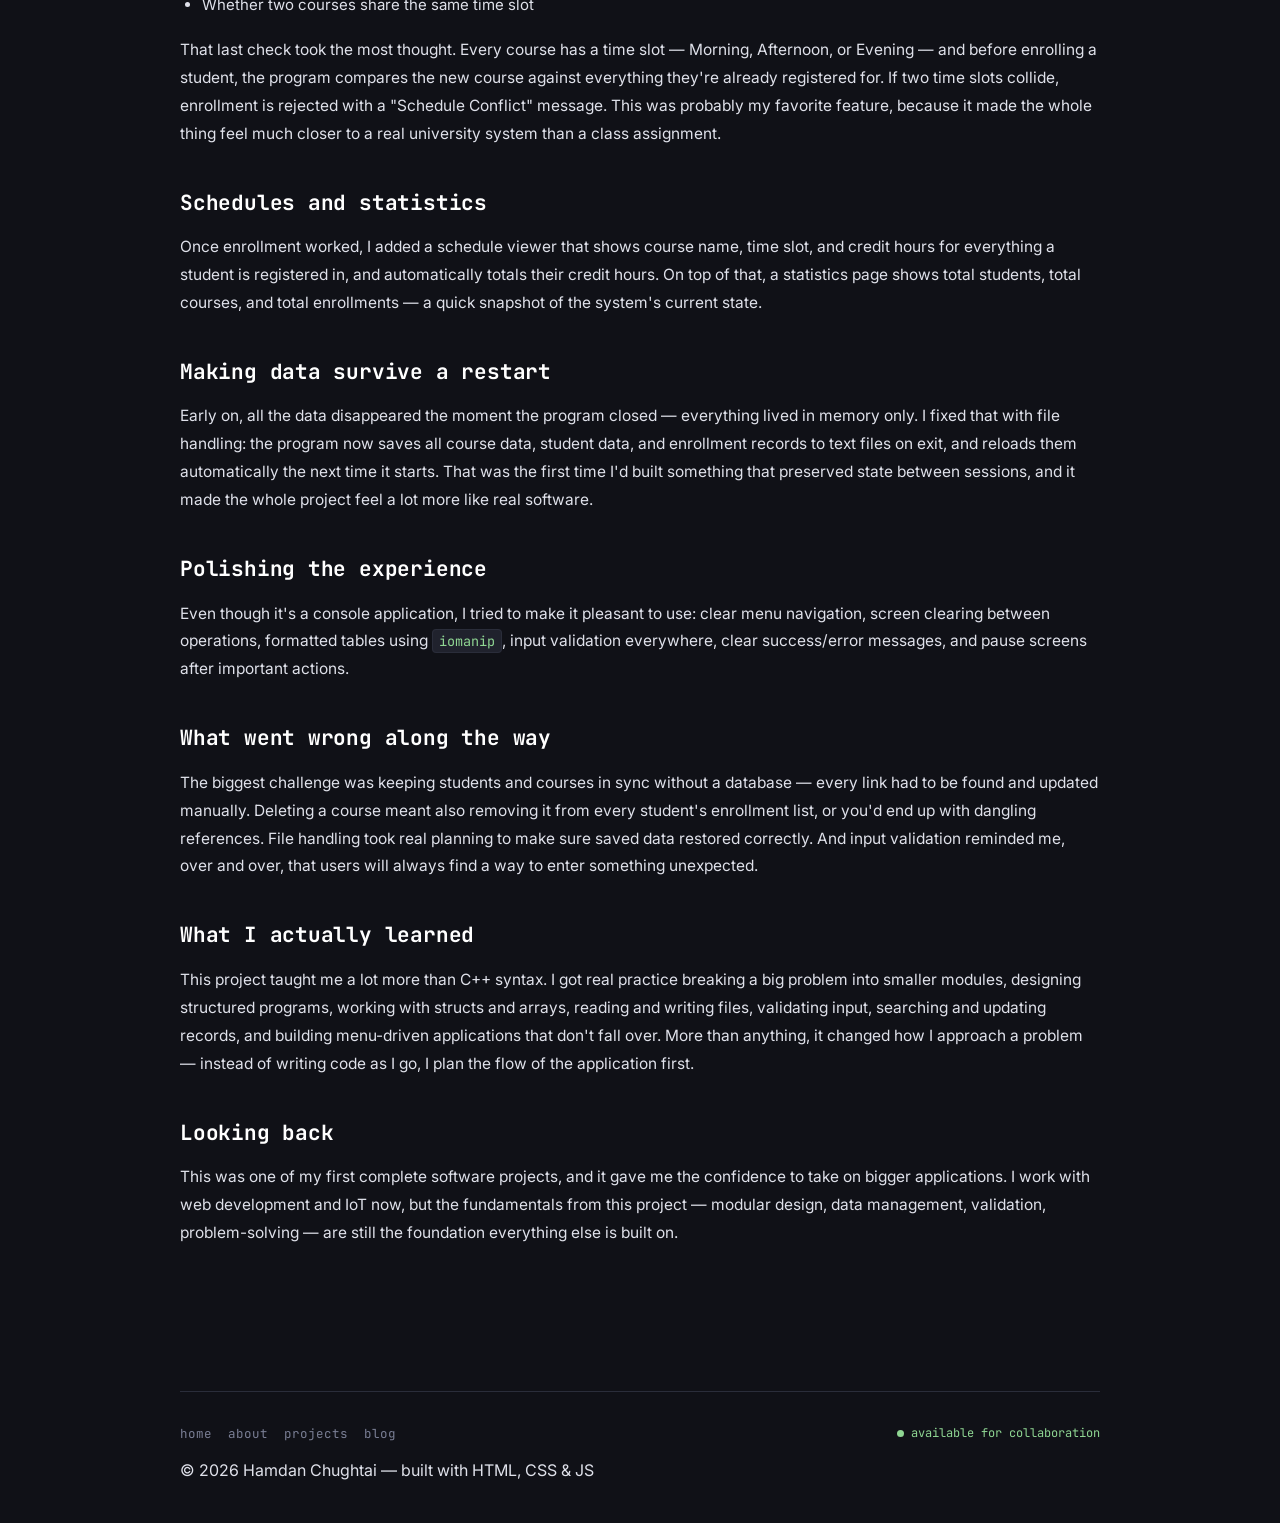
<file: blog-university-management-system.html>
<!DOCTYPE html>
<html lang="en">
<head>
<meta charset="UTF-8">
<meta name="viewport" content="width=device-width, initial-scale=1.0">
<title>How I Built a University Management System in C++ — Hamdan Chughtai</title>
<meta name="description" content="Building a University Management System in C++ for a Programming Fundamentals course — modules, structures, file handling, and schedule-conflict logic.">
<link rel="canonical" href="https://hamdanchughtai.dev/blog-university-management-system.html">
<meta property="og:type" content="website">
<meta property="og:url" content="https://hamdanchughtai.dev/blog-university-management-system.html">
<meta property="og:title" content="How I Built a University Management System in C++ — Hamdan Chughtai">
<meta property="og:description" content="Building a University Management System in C++ for a Programming Fundamentals course — modules, structures, file handling, and schedule-conflict logic.">
<meta property="og:image" content="https://hamdanchughtai.dev/icon-512.png">
<meta name="twitter:card" content="summary">
<meta name="twitter:title" content="How I Built a University Management System in C++ — Hamdan Chughtai">
<meta name="twitter:description" content="Building a University Management System in C++ for a Programming Fundamentals course — modules, structures, file handling, and schedule-conflict logic.">
<meta name="twitter:image" content="https://hamdanchughtai.dev/icon-512.png">
<link rel="icon" type="image/x-icon" href="favicon.ico">
<link rel="icon" type="image/png" sizes="32x32" href="favicon-32.png">
<link rel="icon" type="image/png" sizes="16x16" href="favicon-16.png">
<link rel="apple-touch-icon" sizes="180x180" href="apple-touch-icon.png">
<link rel="preconnect" href="https://fonts.googleapis.com">
<link rel="preconnect" href="https://fonts.gstatic.com" crossorigin>
<link href="https://fonts.googleapis.com/css2?family=JetBrains+Mono:wght@400;500;600;700;800&family=Inter:wght@400;500;600;700&display=swap" rel="stylesheet">
<link rel="stylesheet" href="styles.css">
</head>
<body>

<div class="progress-bar" id="progressBar"></div>
<div class="titlebar">
  <div class="titlebar-inner">
    <div class="dots"><span class="dot r"></span><span class="dot y"></span><span class="dot g"></span></div>
    <div class="path">~<span class="sep">/</span>hamdan<span class="sep">/</span>blog<span class="sep">/</span><span class="file">university-management-system.html</span></div>
    <button class="nav-toggle" id="navToggle" aria-label="Toggle menu">☰</button>
    <nav class="tabs" id="navTabs">
      <a href="index.html">home</a>
      <a href="about.html">about</a>
      <a href="projects.html">projects</a>
      <a href="blog.html" class="active">blog</a>
      <a href="uses.html">uses</a>
      <a href="contact.html">contact</a>
    </nav>
  </div>
</div>

<header class="page-header container">
  <a class="back-link" href="blog.html">← back to blog</a>
  <p class="eyebrow">// blog post</p>
  <h1 class="page-title">A University Management System in <span class="str">C++</span></h1>
  <div class="post-meta"><span>~8 min read</span><span>·</span><span>Programming Fundamentals project</span></div>
  <div class="post-tags"><span class="blog-tag">C++</span><span class="blog-tag">File Handling</span><span class="blog-tag">Data Structures</span></div>
</header>

<section class="container">
  <div class="prose reveal">
    <p>During my second semester of BS Computer Science, I was assigned to build a complete Programming Fundamentals project in C++. Instead of choosing a small calculator or library system like many students, I wanted to build something that solved a real-world problem while helping me practice the concepts we'd learned in class. That's how I ended up building a University Management System.</p>
    <p>The goal was to simulate how a university manages students, courses, enrollments, schedules, and records — using only the tools we'd covered in class. No databases, no advanced frameworks. Everything had to run on arrays, structures, functions, loops, file handling, and conditionals.</p>

    <h2>Planning the project</h2>
    <p>Before writing any code, I mapped out how a university system actually works and listed the main entities involved: students, courses, enrollments, and schedules. From there, I split the project into separate modules instead of writing everything inside <code>main()</code> — separate menus for Course Management, Student Management, Schedule Management, and System Statistics. That modular approach made debugging much easier, since every feature had its own dedicated functions.</p>

    <h2>Designing the data</h2>
    <p>Since we hadn't learned Object-Oriented Programming yet, I used plain C++ <code>struct</code>s. One structure held course data — ID, name, credit hours, time slot. Another held student data — name, ID, registered courses, and a count of how many courses they'd registered for. Everything lived in arrays rather than vectors or a database, to match the course requirements.</p>

    <h2>Course management</h2>
    <p>The first feature I built lets the administrator add, edit, remove, search, and view courses. Every new course gets a unique, auto-generated ID, which prevents duplicates and makes searching straightforward. I added input validation throughout so bad input wouldn't crash the program.</p>

    <h2>Student management</h2>
    <p>Next came student management — registering, editing, removing, searching, and viewing students. One feature I was glad I added early was duplicate Student ID checking: before registering anyone, the program checks whether that ID already exists and rejects the registration if it does. Small feature, but it taught me a lot about how real systems maintain data integrity.</p>

    <h2>The enrollment system</h2>
    <p>This ended up being the most interesting part of the whole project. Students can enroll in multiple courses, but I wanted to catch the kinds of mistakes that happen during real registration. Before confirming an enrollment, the system checks:</p>
    <ul>
      <li>Whether the student already exists</li>
      <li>Whether the course exists</li>
      <li>Whether the student is already enrolled in it</li>
      <li>Whether the maximum course limit has been reached</li>
      <li>Whether two courses share the same time slot</li>
    </ul>
    <p>That last check took the most thought. Every course has a time slot — Morning, Afternoon, or Evening — and before enrolling a student, the program compares the new course against everything they're already registered for. If two time slots collide, enrollment is rejected with a "Schedule Conflict" message. This was probably my favorite feature, because it made the whole thing feel much closer to a real university system than a class assignment.</p>

    <h2>Schedules and statistics</h2>
    <p>Once enrollment worked, I added a schedule viewer that shows course name, time slot, and credit hours for everything a student is registered in, and automatically totals their credit hours. On top of that, a statistics page shows total students, total courses, and total enrollments — a quick snapshot of the system's current state.</p>

    <h2>Making data survive a restart</h2>
    <p>Early on, all the data disappeared the moment the program closed — everything lived in memory only. I fixed that with file handling: the program now saves all course data, student data, and enrollment records to text files on exit, and reloads them automatically the next time it starts. That was the first time I'd built something that preserved state between sessions, and it made the whole project feel a lot more like real software.</p>

    <h2>Polishing the experience</h2>
    <p>Even though it's a console application, I tried to make it pleasant to use: clear menu navigation, screen clearing between operations, formatted tables using <code>iomanip</code>, input validation everywhere, clear success/error messages, and pause screens after important actions.</p>

    <h2>What went wrong along the way</h2>
    <p>The biggest challenge was keeping students and courses in sync without a database — every link had to be found and updated manually. Deleting a course meant also removing it from every student's enrollment list, or you'd end up with dangling references. File handling took real planning to make sure saved data restored correctly. And input validation reminded me, over and over, that users will always find a way to enter something unexpected.</p>

    <h2>What I actually learned</h2>
    <p>This project taught me a lot more than C++ syntax. I got real practice breaking a big problem into smaller modules, designing structured programs, working with structs and arrays, reading and writing files, validating input, searching and updating records, and building menu-driven applications that don't fall over. More than anything, it changed how I approach a problem — instead of writing code as I go, I plan the flow of the application first.</p>

    <h2>Looking back</h2>
    <p>This was one of my first complete software projects, and it gave me the confidence to take on bigger applications. I work with web development and IoT now, but the fundamentals from this project — modular design, data management, validation, problem-solving — are still the foundation everything else is built on.</p>
  </div>
</section>

<footer class="container">
  <div class="footer-inner">
    <div class="f-links">
      <a href="index.html">home</a>
      <a href="about.html">about</a>
      <a href="projects.html">projects</a>
      <a href="blog.html">blog</a>
    </div>
    <div class="status"><span class="dot-live"></span> available for collaboration</div>
  </div>
  <p style="margin-top:14px;">© <span id="year"></span> Hamdan Chughtai — built with HTML, CSS &amp; JS</p>
</footer>

<button class="chat-fab" id="chatToggle" aria-label="Ask about Hamdan" aria-expanded="false">
  <span class="pulse-ring"></span>
  <span aria-hidden="true">?</span>
</button>
<div class="chat-panel" id="chatPanel" role="dialog" aria-label="Ask about Hamdan">
  <div class="chat-header">
    <div class="dots"><span class="dot r"></span><span class="dot y"></span><span class="dot g"></span></div>
    <div class="title">~/<span class="file">ask-hamdan</span></div>
    <button class="chat-close" id="chatClose" aria-label="Close chat">✕</button>
  </div>
  <div class="chat-messages" id="chatMessages">
    <div class="chat-msg bot"><span class="prompt-mark">$</span>Hey, I'm a quick assistant trained on Hamdan's info. Ask me about his age, skills, projects, or how to reach him.</div>
  </div>
  <div class="chat-suggestions" id="chatSuggestions">
    <span class="chat-chip" data-q="What languages does he know?">languages?</span>
    <span class="chat-chip" data-q="What projects has he built?">projects?</span>
    <span class="chat-chip" data-q="How can I contact him?">contact?</span>
    <span class="chat-chip" data-q="How old is he and where is he from?">who is he?</span>
    <span class="chat-chip" data-q="Is he available for freelance or internships?">availability?</span>
  </div>
  <div class="chat-input-row">
    <input type="text" id="chatInput" placeholder="Ask something..." autocomplete="off">
    <button class="chat-send" id="chatSend">send</button>
  </div>
</div>

<script src="script.js"></script>
</body>
</html>
</file>
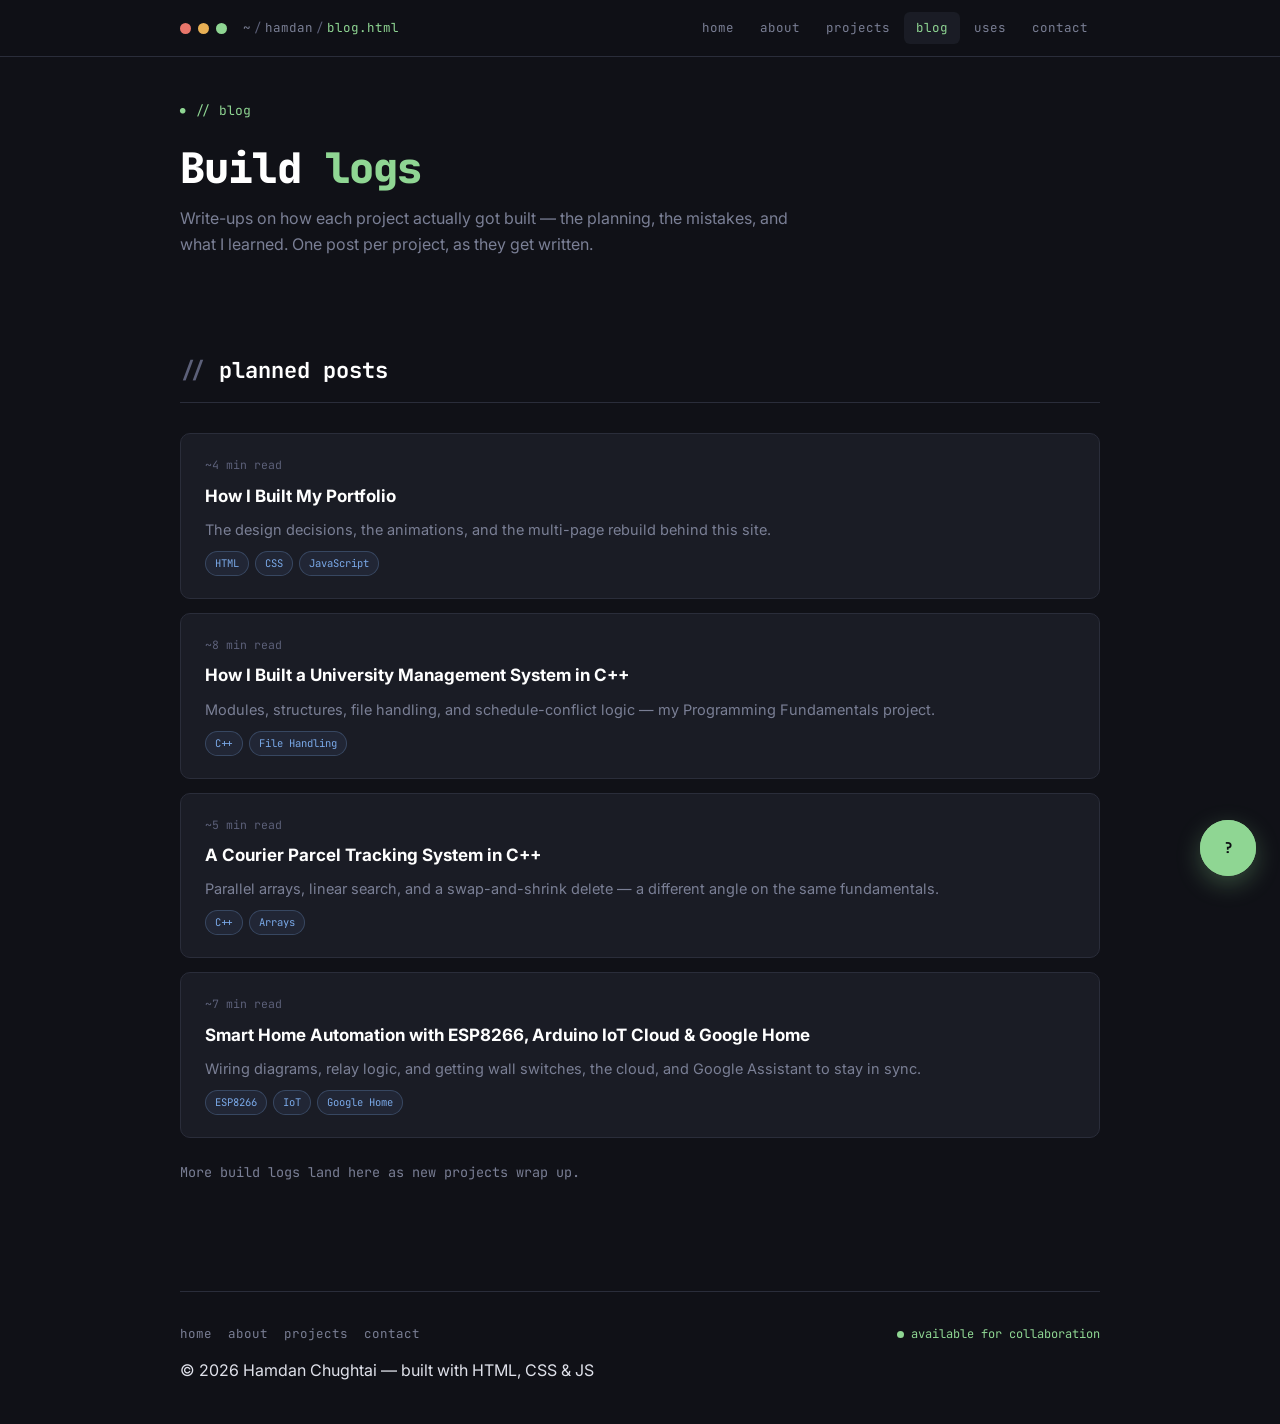
<file: blog.html>
<!DOCTYPE html>
<html lang="en">
<head>
<meta charset="UTF-8">
<meta name="viewport" content="width=device-width, initial-scale=1.0">
<title>Blog — Hamdan Chughtai</title>
<meta name="description" content="Build logs and write-ups from Hamdan Chughtai's projects.">
<link rel="canonical" href="https://hamdanchughtai.dev/blog.html">
<meta property="og:type" content="website">
<meta property="og:url" content="https://hamdanchughtai.dev/blog.html">
<meta property="og:title" content="Blog — Hamdan Chughtai">
<meta property="og:description" content="Build logs and write-ups from Hamdan Chughtai's projects.">
<meta property="og:image" content="https://hamdanchughtai.dev/icon-512.png">
<meta name="twitter:card" content="summary">
<meta name="twitter:title" content="Blog — Hamdan Chughtai">
<meta name="twitter:description" content="Build logs and write-ups from Hamdan Chughtai's projects.">
<meta name="twitter:image" content="https://hamdanchughtai.dev/icon-512.png">
<link rel="icon" type="image/x-icon" href="favicon.ico">
<link rel="icon" type="image/png" sizes="32x32" href="favicon-32.png">
<link rel="icon" type="image/png" sizes="16x16" href="favicon-16.png">
<link rel="apple-touch-icon" sizes="180x180" href="apple-touch-icon.png">
<link rel="preconnect" href="https://fonts.googleapis.com">
<link rel="preconnect" href="https://fonts.gstatic.com" crossorigin>
<link href="https://fonts.googleapis.com/css2?family=JetBrains+Mono:wght@400;500;600;700;800&family=Inter:wght@400;500;600;700&display=swap" rel="stylesheet">
<link rel="stylesheet" href="styles.css">
</head>
<body>

<div class="progress-bar" id="progressBar"></div>
<div class="titlebar">
  <div class="titlebar-inner">
    <div class="dots"><span class="dot r"></span><span class="dot y"></span><span class="dot g"></span></div>
    <div class="path">~<span class="sep">/</span>hamdan<span class="sep">/</span><span class="file">blog.html</span></div>
    <button class="nav-toggle" id="navToggle" aria-label="Toggle menu">☰</button>
    <nav class="tabs" id="navTabs">
      <a href="index.html">home</a>
      <a href="about.html">about</a>
      <a href="projects.html">projects</a>
      <a href="blog.html" class="active">blog</a>
      <a href="uses.html">uses</a>
      <a href="contact.html">contact</a>
    </nav>
  </div>
</div>

<header class="page-header container">
  <p class="eyebrow">// blog</p>
  <h1 class="page-title">Build <span class="str">logs</span></h1>
  <p class="page-sub">Write-ups on how each project actually got built — the planning, the mistakes, and what I learned. One post per project, as they get written.</p>
</header>

<section class="container">
  <div class="section-head reveal"><h2>planned posts</h2></div>

  <div class="blog-list reveal-stagger reveal">
    <a class="blog-card" href="blog-portfolio-website.html">
      <div class="blog-meta"><span>~4 min read</span></div>
      <div class="blog-title">How I Built My Portfolio</div>
      <div class="blog-excerpt">The design decisions, the animations, and the multi-page rebuild behind this site.</div>
      <div class="blog-tags"><span class="blog-tag">HTML</span><span class="blog-tag">CSS</span><span class="blog-tag">JavaScript</span></div>
    </a>

    <a class="blog-card" href="blog-university-management-system.html">
      <div class="blog-meta"><span>~8 min read</span></div>
      <div class="blog-title">How I Built a University Management System in C++</div>
      <div class="blog-excerpt">Modules, structures, file handling, and schedule-conflict logic — my Programming Fundamentals project.</div>
      <div class="blog-tags"><span class="blog-tag">C++</span><span class="blog-tag">File Handling</span></div>
    </a>

    <a class="blog-card" href="blog-parcel-tracking-system.html">
      <div class="blog-meta"><span>~5 min read</span></div>
      <div class="blog-title">A Courier Parcel Tracking System in C++</div>
      <div class="blog-excerpt">Parallel arrays, linear search, and a swap-and-shrink delete — a different angle on the same fundamentals.</div>
      <div class="blog-tags"><span class="blog-tag">C++</span><span class="blog-tag">Arrays</span></div>
    </a>

    <a class="blog-card" href="blog-smart-home-automation.html">
      <div class="blog-meta"><span>~7 min read</span></div>
      <div class="blog-title">Smart Home Automation with ESP8266, Arduino IoT Cloud &amp; Google Home</div>
      <div class="blog-excerpt">Wiring diagrams, relay logic, and getting wall switches, the cloud, and Google Assistant to stay in sync.</div>
      <div class="blog-tags"><span class="blog-tag">ESP8266</span><span class="blog-tag">IoT</span><span class="blog-tag">Google Home</span></div>
    </a>
  </div>

  <p class="more-repos" style="margin-top:24px;">More build logs land here as new projects wrap up.</p>
</section>

<footer class="container">
  <div class="footer-inner">
    <div class="f-links">
      <a href="index.html">home</a>
      <a href="about.html">about</a>
      <a href="projects.html">projects</a>
      <a href="contact.html">contact</a>
    </div>
    <div class="status"><span class="dot-live"></span> available for collaboration</div>
  </div>
  <p style="margin-top:14px;">© <span id="year"></span> Hamdan Chughtai — built with HTML, CSS &amp; JS</p>
</footer>

<button class="chat-fab" id="chatToggle" aria-label="Ask about Hamdan" aria-expanded="false">
  <span class="pulse-ring"></span>
  <span aria-hidden="true">?</span>
</button>
<div class="chat-panel" id="chatPanel" role="dialog" aria-label="Ask about Hamdan">
  <div class="chat-header">
    <div class="dots"><span class="dot r"></span><span class="dot y"></span><span class="dot g"></span></div>
    <div class="title">~/<span class="file">ask-hamdan</span></div>
    <button class="chat-close" id="chatClose" aria-label="Close chat">✕</button>
  </div>
  <div class="chat-messages" id="chatMessages">
    <div class="chat-msg bot"><span class="prompt-mark">$</span>Hey, I'm a quick assistant trained on Hamdan's info. Ask me about his age, skills, projects, or how to reach him.</div>
  </div>
  <div class="chat-suggestions" id="chatSuggestions">
    <span class="chat-chip" data-q="What languages does he know?">languages?</span>
    <span class="chat-chip" data-q="What projects has he built?">projects?</span>
    <span class="chat-chip" data-q="How can I contact him?">contact?</span>
    <span class="chat-chip" data-q="How old is he and where is he from?">who is he?</span>
    <span class="chat-chip" data-q="Is he available for freelance or internships?">availability?</span>
  </div>
  <div class="chat-input-row">
    <input type="text" id="chatInput" placeholder="Ask something..." autocomplete="off">
    <button class="chat-send" id="chatSend">send</button>
  </div>
</div>

<script src="script.js"></script>
</body>
</html>
</file>
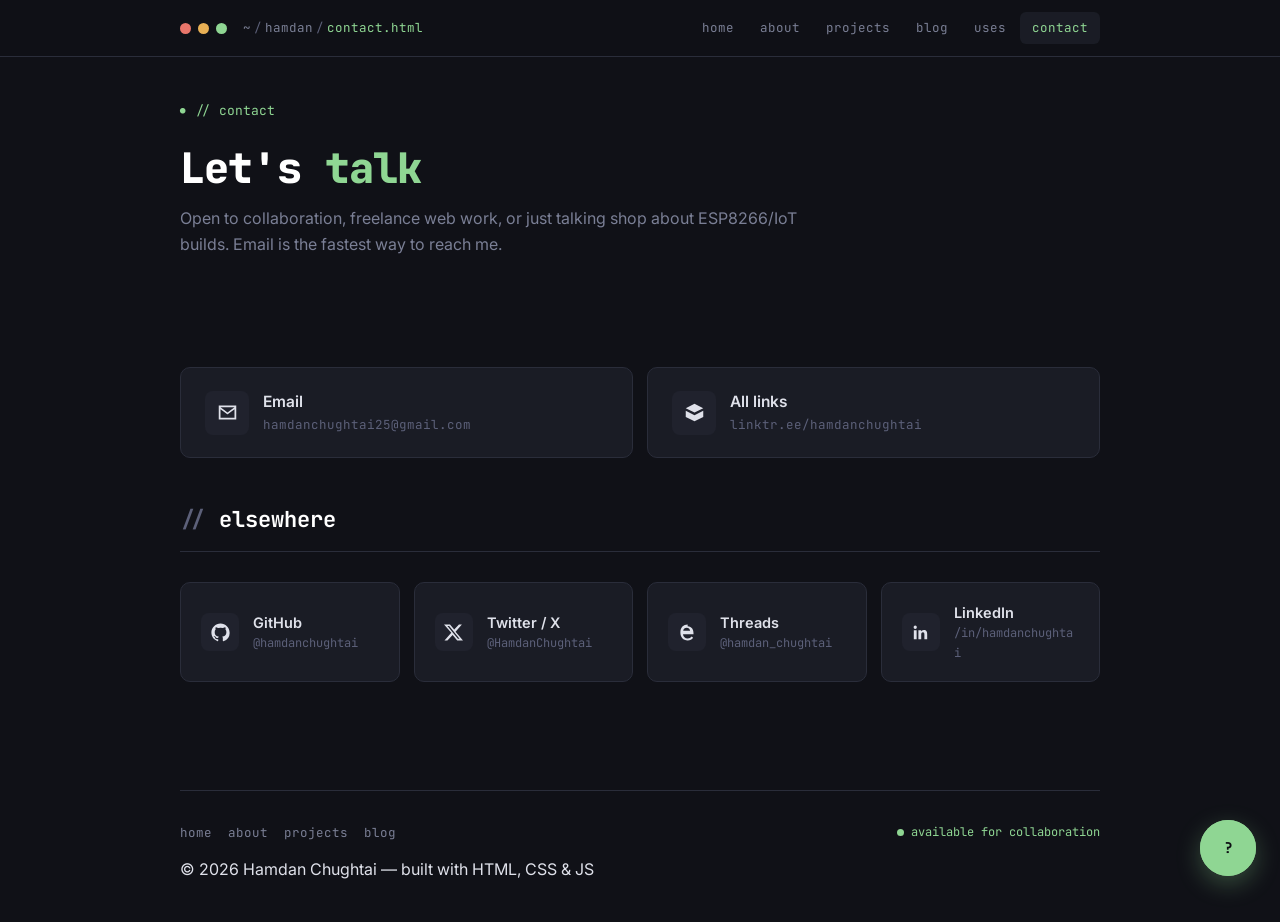
<file: contact.html>
<!DOCTYPE html>
<html lang="en">
<head>
<meta charset="UTF-8">
<meta name="viewport" content="width=device-width, initial-scale=1.0">
<title>Contact — Hamdan Chughtai</title>
<meta name="description" content="Get in touch with Hamdan Chughtai.">
<link rel="canonical" href="https://hamdanchughtai.dev/contact.html">
<meta property="og:type" content="website">
<meta property="og:url" content="https://hamdanchughtai.dev/contact.html">
<meta property="og:title" content="Contact — Hamdan Chughtai">
<meta property="og:description" content="Get in touch with Hamdan Chughtai.">
<meta property="og:image" content="https://hamdanchughtai.dev/icon-512.png">
<meta name="twitter:card" content="summary">
<meta name="twitter:title" content="Contact — Hamdan Chughtai">
<meta name="twitter:description" content="Get in touch with Hamdan Chughtai.">
<meta name="twitter:image" content="https://hamdanchughtai.dev/icon-512.png">
<link rel="icon" type="image/x-icon" href="favicon.ico">
<link rel="icon" type="image/png" sizes="32x32" href="favicon-32.png">
<link rel="icon" type="image/png" sizes="16x16" href="favicon-16.png">
<link rel="apple-touch-icon" sizes="180x180" href="apple-touch-icon.png">
<link rel="preconnect" href="https://fonts.googleapis.com">
<link rel="preconnect" href="https://fonts.gstatic.com" crossorigin>
<link href="https://fonts.googleapis.com/css2?family=JetBrains+Mono:wght@400;500;600;700;800&family=Inter:wght@400;500;600;700&display=swap" rel="stylesheet">
<link rel="stylesheet" href="styles.css">
</head>
<body>

<div class="progress-bar" id="progressBar"></div>
<div class="titlebar">
  <div class="titlebar-inner">
    <div class="dots"><span class="dot r"></span><span class="dot y"></span><span class="dot g"></span></div>
    <div class="path">~<span class="sep">/</span>hamdan<span class="sep">/</span><span class="file">contact.html</span></div>
    <button class="nav-toggle" id="navToggle" aria-label="Toggle menu">☰</button>
    <nav class="tabs" id="navTabs">
      <a href="index.html">home</a>
      <a href="about.html">about</a>
      <a href="projects.html">projects</a>
      <a href="blog.html">blog</a>
      <a href="uses.html">uses</a>
      <a href="contact.html" class="active">contact</a>
    </nav>
  </div>
</div>

<header class="page-header container">
  <p class="eyebrow">// contact</p>
  <h1 class="page-title">Let's <span class="str">talk</span></h1>
  <p class="page-sub">Open to collaboration, freelance web work, or just talking shop about ESP8266/IoT builds. Email is the fastest way to reach me.</p>
</header>

<section class="container">
  <div class="connect-wide reveal-stagger reveal">
    <a class="connect-card wide" href="mailto:hamdanchughtai25@gmail.com">
      <span class="connect-icon"><svg viewBox="0 0 24 24" fill="#dfe1ea"><path d="M2 4h20v16H2V4Zm2 2v.01L12 12l8-5.99V6H4Zm16 12V8.24l-7.4 5.55a1 1 0 0 1-1.2 0L4 8.24V18h16Z"/></svg></span>
      <span class="connect-meta"><div class="name">Email</div><div class="handle">hamdanchughtai25@gmail.com</div></span>
    </a>
    <a class="connect-card wide" href="https://linktr.ee/hamdanchughtai" target="_blank" rel="noopener">
      <span class="connect-icon"><svg viewBox="0 0 24 24" fill="#dfe1ea"><path d="M12 2 2 7l10 5 10-5Zm-10 8v7l10 5V15Zm20 0-10 5v7l10-5Z"/></svg></span>
      <span class="connect-meta"><div class="name">All links</div><div class="handle">linktr.ee/hamdanchughtai</div></span>
    </a>
  </div>

  <div class="section-head reveal" style="margin-top:44px;"><h2>elsewhere</h2></div>
  <div class="connect-grid reveal-stagger reveal">
    <a class="connect-card" href="https://github.com/hamdanchughtai" target="_blank" rel="noopener">
      <span class="connect-icon"><svg viewBox="0 0 24 24" fill="#dfe1ea"><path d="M12 .5C5.73.5.5 5.73.5 12c0 5.09 3.29 9.39 7.86 10.91.57.1.79-.25.79-.55 0-.27-.01-1-.02-1.96-3.2.7-3.88-1.54-3.88-1.54-.52-1.34-1.28-1.7-1.28-1.7-1.05-.72.08-.7.08-.7 1.16.08 1.77 1.2 1.77 1.2 1.03 1.77 2.7 1.26 3.36.96.1-.75.4-1.26.73-1.55-2.55-.29-5.23-1.28-5.23-5.69 0-1.26.45-2.29 1.19-3.09-.12-.29-.52-1.46.11-3.05 0 0 .97-.31 3.18 1.18a11 11 0 0 1 5.79 0c2.2-1.49 3.17-1.18 3.17-1.18.64 1.59.24 2.76.12 3.05.74.8 1.19 1.83 1.19 3.09 0 4.42-2.69 5.4-5.25 5.68.42.36.78 1.08.78 2.17 0 1.57-.01 2.83-.01 3.22 0 .3.21.66.79.55A10.52 10.52 0 0 0 23.5 12C23.5 5.73 18.27.5 12 .5Z"/></svg></span>
      <span class="connect-meta"><div class="name">GitHub</div><div class="handle">@hamdanchughtai</div></span>
    </a>
    <a class="connect-card" href="https://twitter.com/HamdanChughtai" target="_blank" rel="noopener">
      <span class="connect-icon"><svg viewBox="0 0 24 24" fill="#dfe1ea"><path d="M18.9 1.9h3.7l-8 9.2 9.5 11h-7.4l-5.8-6.9-6.6 6.9H.6l8.6-9.8L0 1.9h7.6l5.3 6.4Zm-1.3 18h2L6.5 3.9H4.3Z"/></svg></span>
      <span class="connect-meta"><div class="name">Twitter / X</div><div class="handle">@HamdanChughtai</div></span>
    </a>
    <a class="connect-card" href="https://www.threads.net/@hamdan_chughtai" target="_blank" rel="noopener">
      <span class="connect-icon"><svg viewBox="0 0 24 24" fill="#dfe1ea"><path d="M12.2 2C6.9 2 3 5.6 3 12.1c0 6.1 3.6 9.9 9.2 9.9 3.1 0 5.3-1.1 6.9-3.4l-2-1.4c-1.1 1.6-2.6 2.3-4.8 2.3-3.4 0-5.6-2.1-6-5.4h13.3c.3-5.6-2.1-9.6-7.4-9.9Zm-5.7 8.1c.4-2.6 2.1-4 4.5-4 2.3 0 3.9 1.3 4.3 3.6H6.7c.02-.1.03-.2.05-.3Z"/></svg></span>
      <span class="connect-meta"><div class="name">Threads</div><div class="handle">@hamdan_chughtai</div></span>
    </a>
    <a class="connect-card" href="https://www.linkedin.com/in/hamdanchughtai" target="_blank" rel="noopener">
      <span class="connect-icon"><svg viewBox="0 0 24 24" fill="#dfe1ea"><path d="M20.45 20.45h-3.55v-5.57c0-1.33-.03-3.04-1.85-3.04-1.85 0-2.14 1.45-2.14 2.94v5.67H9.36V9h3.41v1.56h.05c.48-.9 1.63-1.85 3.36-1.85 3.6 0 4.27 2.37 4.27 5.45v6.29ZM5.34 7.43a2.06 2.06 0 1 1 0-4.12 2.06 2.06 0 0 1 0 4.12ZM7.12 20.45H3.56V9h3.56v11.45Z"/></svg></span>
      <span class="connect-meta"><div class="name">LinkedIn</div><div class="handle">/in/hamdanchughtai</div></span>
    </a>
  </div>

</section>

<footer class="container">
  <div class="footer-inner">
    <div class="f-links">
      <a href="index.html">home</a>
      <a href="about.html">about</a>
      <a href="projects.html">projects</a>
      <a href="blog.html">blog</a>
    </div>
    <div class="status"><span class="dot-live"></span> available for collaboration</div>
  </div>
  <p style="margin-top:14px;">© <span id="year"></span> Hamdan Chughtai — built with HTML, CSS &amp; JS</p>
</footer>

<button class="chat-fab" id="chatToggle" aria-label="Ask about Hamdan" aria-expanded="false">
  <span class="pulse-ring"></span>
  <span aria-hidden="true">?</span>
</button>
<div class="chat-panel" id="chatPanel" role="dialog" aria-label="Ask about Hamdan">
  <div class="chat-header">
    <div class="dots"><span class="dot r"></span><span class="dot y"></span><span class="dot g"></span></div>
    <div class="title">~/<span class="file">ask-hamdan</span></div>
    <button class="chat-close" id="chatClose" aria-label="Close chat">✕</button>
  </div>
  <div class="chat-messages" id="chatMessages">
    <div class="chat-msg bot"><span class="prompt-mark">$</span>Hey, I'm a quick assistant trained on Hamdan's info. Ask me about his age, skills, projects, or how to reach him.</div>
  </div>
  <div class="chat-suggestions" id="chatSuggestions">
    <span class="chat-chip" data-q="What languages does he know?">languages?</span>
    <span class="chat-chip" data-q="What projects has he built?">projects?</span>
    <span class="chat-chip" data-q="How can I contact him?">contact?</span>
    <span class="chat-chip" data-q="How old is he and where is he from?">who is he?</span>
    <span class="chat-chip" data-q="Is he available for freelance or internships?">availability?</span>
  </div>
  <div class="chat-input-row">
    <input type="text" id="chatInput" placeholder="Ask something..." autocomplete="off">
    <button class="chat-send" id="chatSend">send</button>
  </div>
</div>

<script src="script.js"></script>
</body>
</html>
</file>
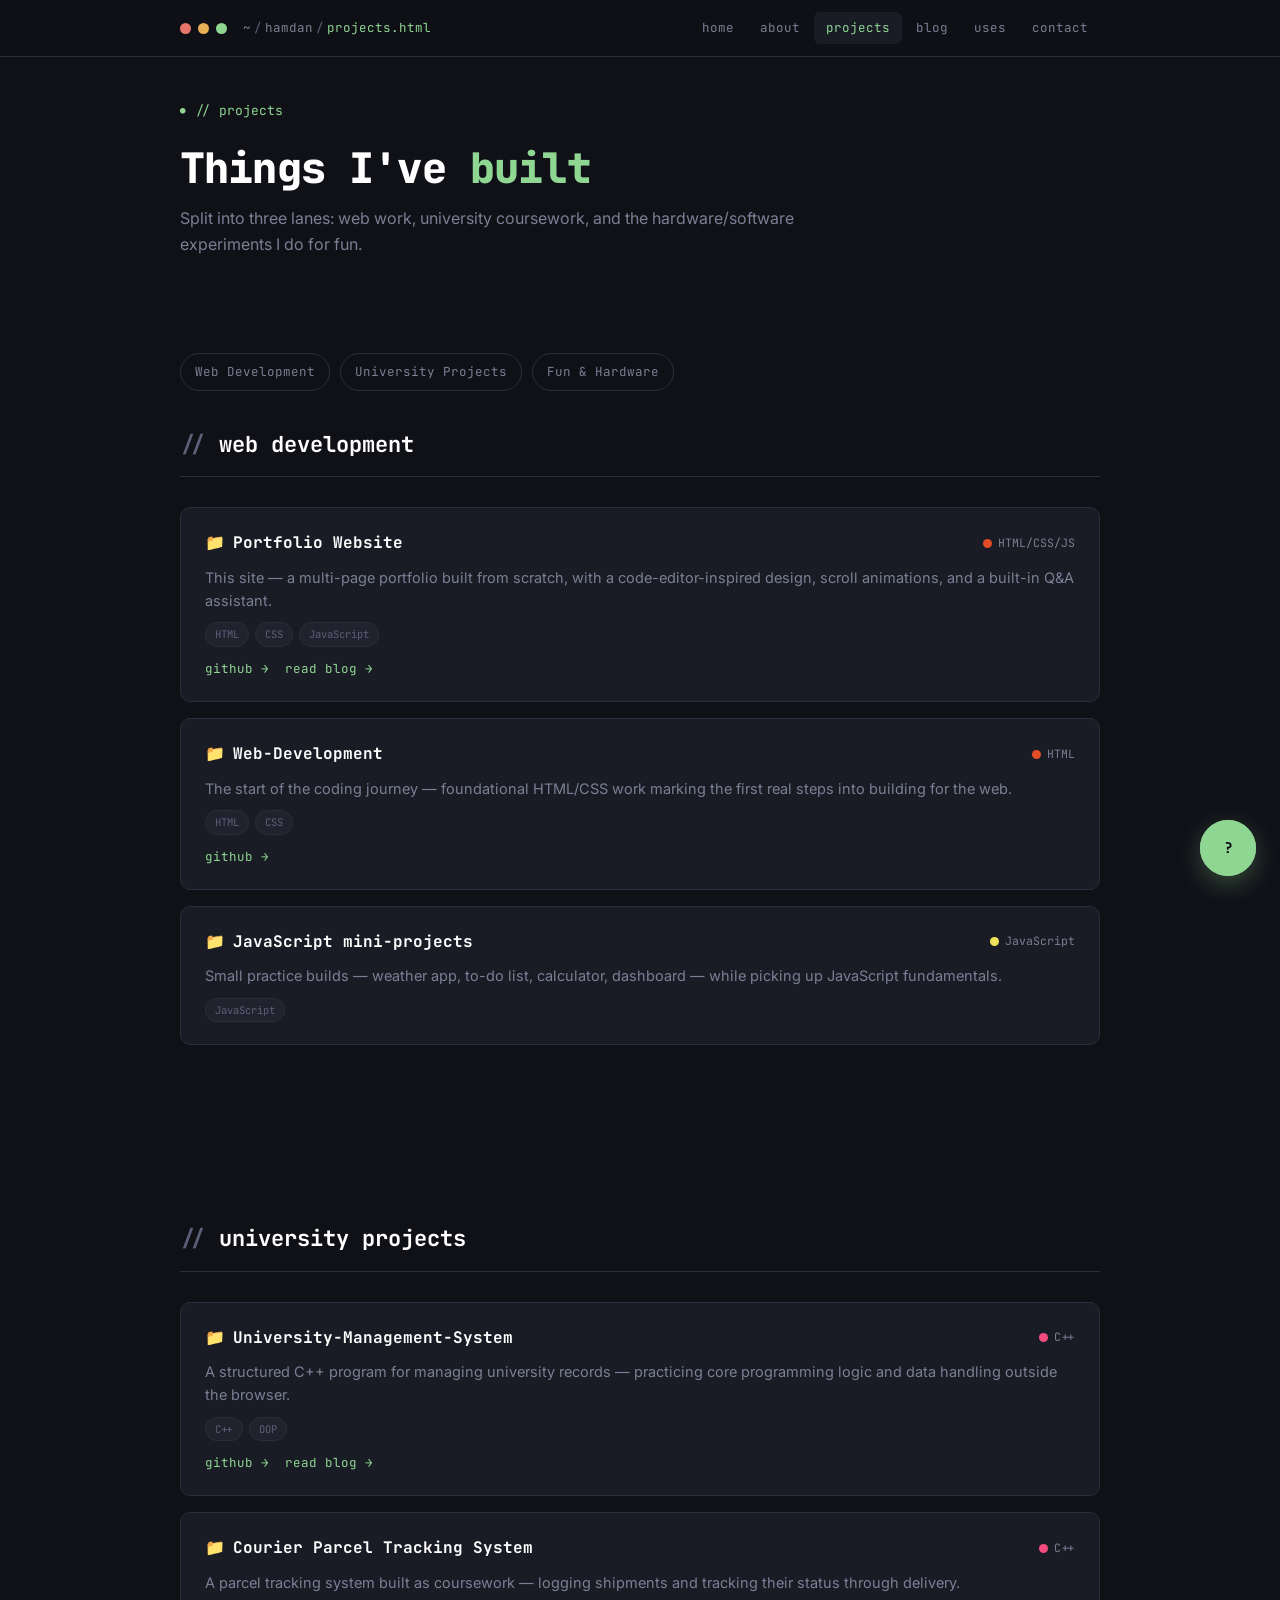
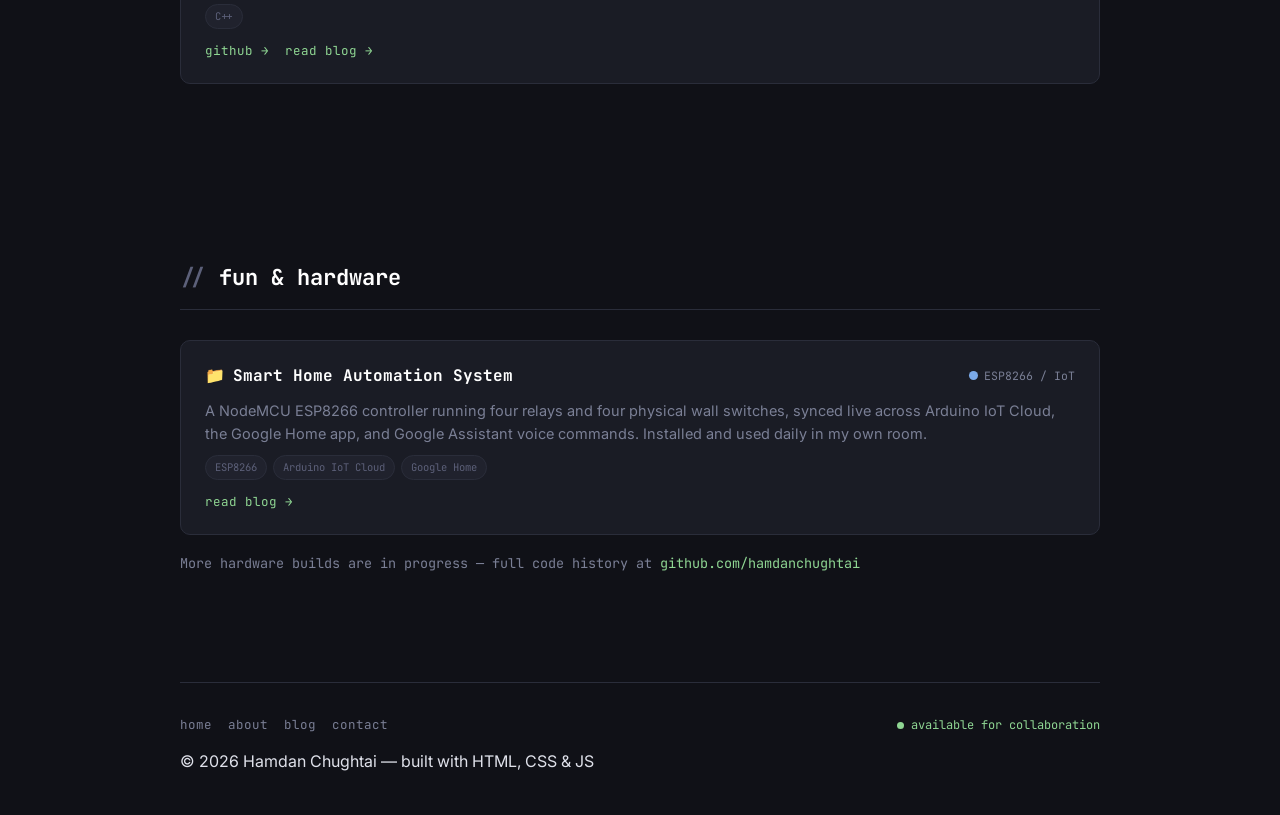
<file: projects.html>
<!DOCTYPE html>
<html lang="en">
<head>
<meta charset="UTF-8">
<meta name="viewport" content="width=device-width, initial-scale=1.0">
<title>Projects — Hamdan Chughtai</title>
<meta name="description" content="Web, university, and hardware projects built by Hamdan Chughtai.">
<link rel="canonical" href="https://hamdanchughtai.dev/projects.html">
<meta property="og:type" content="website">
<meta property="og:url" content="https://hamdanchughtai.dev/projects.html">
<meta property="og:title" content="Projects — Hamdan Chughtai">
<meta property="og:description" content="Web, university, and hardware projects built by Hamdan Chughtai.">
<meta property="og:image" content="https://hamdanchughtai.dev/icon-512.png">
<meta name="twitter:card" content="summary">
<meta name="twitter:title" content="Projects — Hamdan Chughtai">
<meta name="twitter:description" content="Web, university, and hardware projects built by Hamdan Chughtai.">
<meta name="twitter:image" content="https://hamdanchughtai.dev/icon-512.png">
<link rel="icon" type="image/x-icon" href="favicon.ico">
<link rel="icon" type="image/png" sizes="32x32" href="favicon-32.png">
<link rel="icon" type="image/png" sizes="16x16" href="favicon-16.png">
<link rel="apple-touch-icon" sizes="180x180" href="apple-touch-icon.png">
<link rel="preconnect" href="https://fonts.googleapis.com">
<link rel="preconnect" href="https://fonts.gstatic.com" crossorigin>
<link href="https://fonts.googleapis.com/css2?family=JetBrains+Mono:wght@400;500;600;700;800&family=Inter:wght@400;500;600;700&display=swap" rel="stylesheet">
<link rel="stylesheet" href="styles.css">
</head>
<body>

<div class="progress-bar" id="progressBar"></div>
<div class="titlebar">
  <div class="titlebar-inner">
    <div class="dots"><span class="dot r"></span><span class="dot y"></span><span class="dot g"></span></div>
    <div class="path">~<span class="sep">/</span>hamdan<span class="sep">/</span><span class="file">projects.html</span></div>
    <button class="nav-toggle" id="navToggle" aria-label="Toggle menu">☰</button>
    <nav class="tabs" id="navTabs">
      <a href="index.html">home</a>
      <a href="about.html">about</a>
      <a href="projects.html" class="active">projects</a>
      <a href="blog.html">blog</a>
      <a href="uses.html">uses</a>
      <a href="contact.html">contact</a>
    </nav>
  </div>
</div>

<header class="page-header container">
  <p class="eyebrow">// projects</p>
  <h1 class="page-title">Things I've <span class="str">built</span></h1>
  <p class="page-sub">Split into three lanes: web work, university coursework, and the hardware/software experiments I do for fun.</p>
</header>

<section class="container">
  <div class="category-nav reveal">
    <a href="#web-dev">Web Development</a>
    <a href="#university">University Projects</a>
    <a href="#fun-hardware">Fun &amp; Hardware</a>
  </div>

  <div id="web-dev" class="section-head reveal"><h2>web development</h2></div>
  <div class="projects reveal-stagger reveal">
    <div class="project">
      <div class="project-top">
        <div class="project-name"><span class="dir">📁</span> Portfolio Website</div>
        <div class="project-lang"><span class="lang-dot" style="background:#e34c26;"></span>HTML/CSS/JS</div>
      </div>
      <p class="project-desc">This site — a multi-page portfolio built from scratch, with a code-editor-inspired design, scroll animations, and a built-in Q&amp;A assistant.</p>
      <div class="project-tags"><span class="project-tag">HTML</span><span class="project-tag">CSS</span><span class="project-tag">JavaScript</span></div>
      <div class="project-links">
        <a class="project-link" href="https://github.com/hamdanchughtai" target="_blank" rel="noopener">github →</a>
        <a class="project-link" href="blog-portfolio-website.html">read blog →</a>
      </div>
    </div>

    <div class="project">
      <div class="project-top">
        <div class="project-name"><span class="dir">📁</span> Web-Development</div>
        <div class="project-lang"><span class="lang-dot" style="background:#e34c26;"></span>HTML</div>
      </div>
      <p class="project-desc">The start of the coding journey — foundational HTML/CSS work marking the first real steps into building for the web.</p>
      <div class="project-tags"><span class="project-tag">HTML</span><span class="project-tag">CSS</span></div>
      <div class="project-links">
        <a class="project-link" href="https://github.com/hamdanchughtai/Web-Development" target="_blank" rel="noopener">github →</a>
      </div>
    </div>

    <div class="project">
      <div class="project-top">
        <div class="project-name"><span class="dir">📁</span> JavaScript mini-projects</div>
        <div class="project-lang"><span class="lang-dot" style="background:#f1e05a;"></span>JavaScript</div>
      </div>
      <p class="project-desc">Small practice builds — weather app, to-do list, calculator, dashboard — while picking up JavaScript fundamentals.</p>
      <div class="project-tags"><span class="project-tag">JavaScript</span></div>
    </div>
  </div>
</section>

<section class="container">
  <div id="university" class="section-head reveal"><h2>university projects</h2></div>
  <div class="projects reveal-stagger reveal">
    <div class="project">
      <div class="project-top">
        <div class="project-name"><span class="dir">📁</span> University-Management-System</div>
        <div class="project-lang"><span class="lang-dot" style="background:#f34b7d;"></span>C++</div>
      </div>
      <p class="project-desc">A structured C++ program for managing university records — practicing core programming logic and data handling outside the browser.</p>
      <div class="project-tags"><span class="project-tag">C++</span><span class="project-tag">OOP</span></div>
      <div class="project-links">
        <a class="project-link" href="https://github.com/hamdanchughtai/University-Management-System" target="_blank" rel="noopener">github →</a>
        <a class="project-link" href="blog-university-management-system.html">read blog →</a>
      </div>
    </div>

    <div class="project">
      <div class="project-top">
        <div class="project-name"><span class="dir">📁</span> Courier Parcel Tracking System</div>
        <div class="project-lang"><span class="lang-dot" style="background:#f34b7d;"></span>C++</div>
      </div>
      <p class="project-desc">A parcel tracking system built as coursework — logging shipments and tracking their status through delivery.</p>
      <div class="project-tags"><span class="project-tag">C++</span></div>
      <div class="project-links">
        <a class="project-link" href="https://github.com/hamdanchughtai/Courier-Parcel-Tracking-System" target="_blank" rel="noopener">github →</a>
        <a class="project-link" href="blog-parcel-tracking-system.html">read blog →</a>
      </div>
    </div>
  </div>
</section>

<section class="container">
  <div id="fun-hardware" class="section-head reveal"><h2>fun &amp; hardware</h2></div>
  <div class="projects reveal-stagger reveal">
    <div class="project">
      <div class="project-top">
        <div class="project-name"><span class="dir">📁</span> Smart Home Automation System</div>
        <div class="project-lang"><span class="lang-dot" style="background:#7aa9e8;"></span>ESP8266 / IoT</div>
      </div>
      <p class="project-desc">A NodeMCU ESP8266 controller running four relays and four physical wall switches, synced live across Arduino IoT Cloud, the Google Home app, and Google Assistant voice commands. Installed and used daily in my own room.</p>
      <div class="project-tags"><span class="project-tag">ESP8266</span><span class="project-tag">Arduino IoT Cloud</span><span class="project-tag">Google Home</span></div>
      <div class="project-links">
        <a class="project-link" href="blog-smart-home-automation.html">read blog →</a>
      </div>
    </div>
  </div>
  <p class="more-repos">More hardware builds are in progress — full code history at <a href="https://github.com/hamdanchughtai?tab=repositories" target="_blank" rel="noopener">github.com/hamdanchughtai</a></p>
</section>

<footer class="container">
  <div class="footer-inner">
    <div class="f-links">
      <a href="index.html">home</a>
      <a href="about.html">about</a>
      <a href="blog.html">blog</a>
      <a href="contact.html">contact</a>
    </div>
    <div class="status"><span class="dot-live"></span> available for collaboration</div>
  </div>
  <p style="margin-top:14px;">© <span id="year"></span> Hamdan Chughtai — built with HTML, CSS &amp; JS</p>
</footer>

<button class="chat-fab" id="chatToggle" aria-label="Ask about Hamdan" aria-expanded="false">
  <span class="pulse-ring"></span>
  <span aria-hidden="true">?</span>
</button>
<div class="chat-panel" id="chatPanel" role="dialog" aria-label="Ask about Hamdan">
  <div class="chat-header">
    <div class="dots"><span class="dot r"></span><span class="dot y"></span><span class="dot g"></span></div>
    <div class="title">~/<span class="file">ask-hamdan</span></div>
    <button class="chat-close" id="chatClose" aria-label="Close chat">✕</button>
  </div>
  <div class="chat-messages" id="chatMessages">
    <div class="chat-msg bot"><span class="prompt-mark">$</span>Hey, I'm a quick assistant trained on Hamdan's info. Ask me about his age, skills, projects, or how to reach him.</div>
  </div>
  <div class="chat-suggestions" id="chatSuggestions">
    <span class="chat-chip" data-q="What languages does he know?">languages?</span>
    <span class="chat-chip" data-q="What projects has he built?">projects?</span>
    <span class="chat-chip" data-q="How can I contact him?">contact?</span>
    <span class="chat-chip" data-q="How old is he and where is he from?">who is he?</span>
    <span class="chat-chip" data-q="Is he available for freelance or internships?">availability?</span>
  </div>
  <div class="chat-input-row">
    <input type="text" id="chatInput" placeholder="Ask something..." autocomplete="off">
    <button class="chat-send" id="chatSend">send</button>
  </div>
</div>

<script src="script.js"></script>
</body>
</html>
</file>
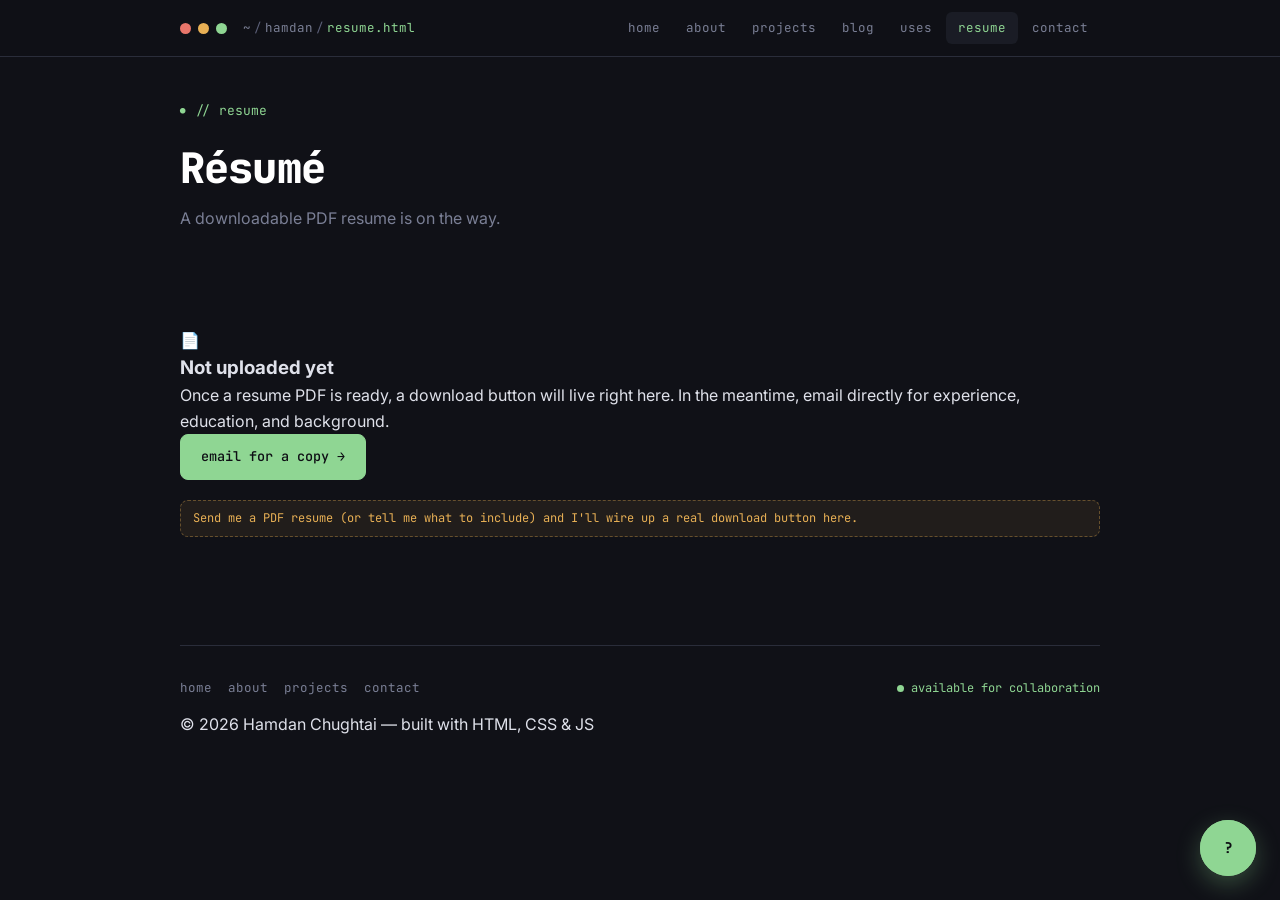
<file: resume.html>
<!DOCTYPE html>
<html lang="en">
<head>
<meta charset="UTF-8">
<meta name="viewport" content="width=device-width, initial-scale=1.0">
<title>Resume — Hamdan Chughtai</title>
<meta name="description" content="Hamdan Chughtai's resume.">
<link rel="icon" href="data:image/svg+xml,<svg xmlns=%22http://www.w3.org/2000/svg%22 viewBox=%220 0 100 100%22><rect width=%22100%22 height=%22100%22 rx=%2220%22 fill=%22%2314151a%22/><text x=%2250%22 y=%2266%22 font-size=%2255%22 fill=%22%238fd693%22 font-family=%22monospace%22 text-anchor=%22middle%22>&lt;/&gt;</text></svg>">
<link rel="preconnect" href="https://fonts.googleapis.com">
<link rel="preconnect" href="https://fonts.gstatic.com" crossorigin>
<link href="https://fonts.googleapis.com/css2?family=JetBrains+Mono:wght@400;500;600;700;800&family=Inter:wght@400;500;600;700&display=swap" rel="stylesheet">
<link rel="stylesheet" href="styles.css">
</head>
<body>

<div class="progress-bar" id="progressBar"></div>
<div class="titlebar">
  <div class="titlebar-inner">
    <div class="dots"><span class="dot r"></span><span class="dot y"></span><span class="dot g"></span></div>
    <div class="path">~<span class="sep">/</span>hamdan<span class="sep">/</span><span class="file">resume.html</span></div>
    <button class="nav-toggle" id="navToggle" aria-label="Toggle menu">☰</button>
    <nav class="tabs" id="navTabs">
      <a href="index.html">home</a>
      <a href="about.html">about</a>
      <a href="projects.html">projects</a>
      <a href="blog.html">blog</a>
      <a href="uses.html">uses</a>
      <a href="resume.html" class="active">resume</a>
      <a href="contact.html">contact</a>
    </nav>
  </div>
</div>

<header class="page-header container">
  <p class="eyebrow">// resume</p>
  <h1 class="page-title">Résumé</h1>
  <p class="page-sub">A downloadable PDF resume is on the way.</p>
</header>

<section class="container">
  <div class="resume-box reveal">
    <div class="icon">📄</div>
    <h3>Not uploaded yet</h3>
    <p>Once a resume PDF is ready, a download button will live right here. In the meantime, email directly for experience, education, and background.</p>
    <a class="btn primary" href="mailto:hamdanchughtai25@gmail.com">email for a copy →</a>
  </div>
  <div class="placeholder-note" style="margin-top:20px;">Send me a PDF resume (or tell me what to include) and I'll wire up a real download button here.</div>
</section>

<footer class="container">
  <div class="footer-inner">
    <div class="f-links">
      <a href="index.html">home</a>
      <a href="about.html">about</a>
      <a href="projects.html">projects</a>
      <a href="contact.html">contact</a>
    </div>
    <div class="status"><span class="dot-live"></span> available for collaboration</div>
  </div>
  <p style="margin-top:14px;">© <span id="year"></span> Hamdan Chughtai — built with HTML, CSS &amp; JS</p>
</footer>

<button class="chat-fab" id="chatToggle" aria-label="Ask about Hamdan" aria-expanded="false">
  <span class="pulse-ring"></span>
  <span aria-hidden="true">?</span>
</button>
<div class="chat-panel" id="chatPanel" role="dialog" aria-label="Ask about Hamdan">
  <div class="chat-header">
    <div class="dots"><span class="dot r"></span><span class="dot y"></span><span class="dot g"></span></div>
    <div class="title">~/<span class="file">ask-hamdan</span></div>
    <button class="chat-close" id="chatClose" aria-label="Close chat">✕</button>
  </div>
  <div class="chat-messages" id="chatMessages">
    <div class="chat-msg bot"><span class="prompt-mark">$</span>Hey, I'm a quick assistant trained on Hamdan's info. Ask me about his age, skills, projects, or how to reach him.</div>
  </div>
  <div class="chat-suggestions" id="chatSuggestions">
    <span class="chat-chip" data-q="What languages does he know?">languages?</span>
    <span class="chat-chip" data-q="What projects has he built?">projects?</span>
    <span class="chat-chip" data-q="How can I contact him?">contact?</span>
    <span class="chat-chip" data-q="How old is he and where is he from?">who is he?</span>
  </div>
  <div class="chat-input-row">
    <input type="text" id="chatInput" placeholder="Ask something..." autocomplete="off">
    <button class="chat-send" id="chatSend">send</button>
  </div>
</div>

<script src="script.js"></script>
</body>
</html>
</file>
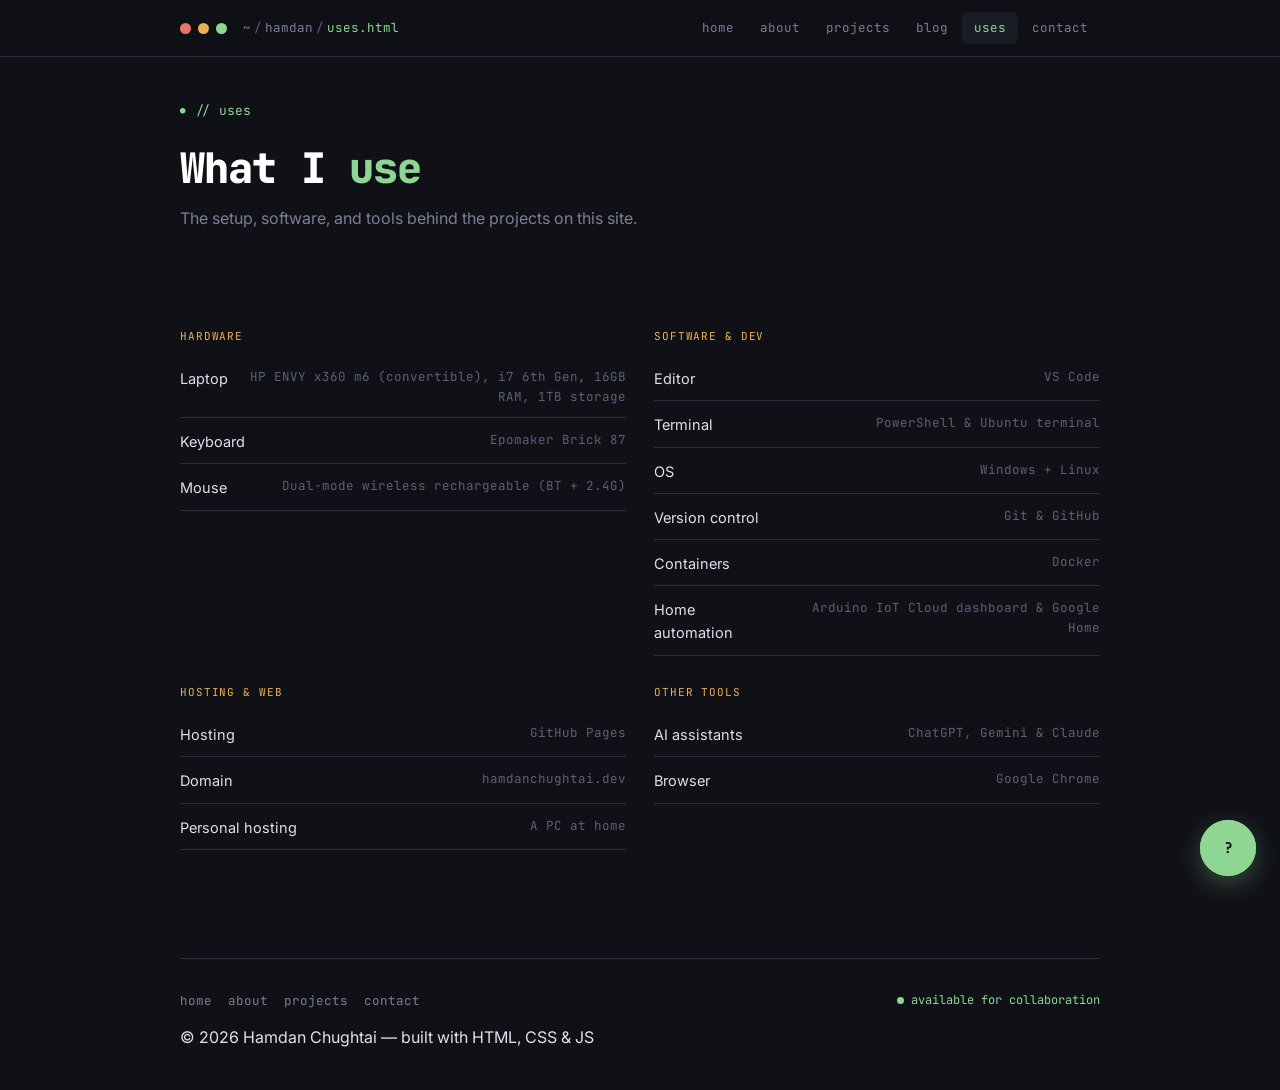
<file: uses.html>
<!DOCTYPE html>
<html lang="en">
<head>
<meta charset="UTF-8">
<meta name="viewport" content="width=device-width, initial-scale=1.0">
<title>Uses — Hamdan Chughtai</title>
<meta name="description" content="The tools, software, and gear Hamdan Chughtai uses.">
<link rel="canonical" href="https://hamdanchughtai.dev/uses.html">
<meta property="og:type" content="website">
<meta property="og:url" content="https://hamdanchughtai.dev/uses.html">
<meta property="og:title" content="Uses — Hamdan Chughtai">
<meta property="og:description" content="The tools, software, and gear Hamdan Chughtai uses.">
<meta property="og:image" content="https://hamdanchughtai.dev/icon-512.png">
<meta name="twitter:card" content="summary">
<meta name="twitter:title" content="Uses — Hamdan Chughtai">
<meta name="twitter:description" content="The tools, software, and gear Hamdan Chughtai uses.">
<meta name="twitter:image" content="https://hamdanchughtai.dev/icon-512.png">
<link rel="icon" type="image/x-icon" href="favicon.ico">
<link rel="icon" type="image/png" sizes="32x32" href="favicon-32.png">
<link rel="icon" type="image/png" sizes="16x16" href="favicon-16.png">
<link rel="apple-touch-icon" sizes="180x180" href="apple-touch-icon.png">
<link rel="preconnect" href="https://fonts.googleapis.com">
<link rel="preconnect" href="https://fonts.gstatic.com" crossorigin>
<link href="https://fonts.googleapis.com/css2?family=JetBrains+Mono:wght@400;500;600;700;800&family=Inter:wght@400;500;600;700&display=swap" rel="stylesheet">
<link rel="stylesheet" href="styles.css">
</head>
<body>

<div class="progress-bar" id="progressBar"></div>
<div class="titlebar">
  <div class="titlebar-inner">
    <div class="dots"><span class="dot r"></span><span class="dot y"></span><span class="dot g"></span></div>
    <div class="path">~<span class="sep">/</span>hamdan<span class="sep">/</span><span class="file">uses.html</span></div>
    <button class="nav-toggle" id="navToggle" aria-label="Toggle menu">☰</button>
    <nav class="tabs" id="navTabs">
      <a href="index.html">home</a>
      <a href="about.html">about</a>
      <a href="projects.html">projects</a>
      <a href="blog.html">blog</a>
      <a href="uses.html" class="active">uses</a>
      <a href="contact.html">contact</a>
    </nav>
  </div>
</div>

<header class="page-header container">
  <p class="eyebrow">// uses</p>
  <h1 class="page-title">What I <span class="str">use</span></h1>
  <p class="page-sub">The setup, software, and tools behind the projects on this site.</p>
</header>

<section class="container">
  <div class="uses-grid reveal-stagger reveal">
    <div class="uses-group">
      <div class="label">hardware</div>
      <ul class="uses-list">
        <li>Laptop <span class="u-note">HP ENVY x360 m6 (convertible), i7 6th Gen, 16GB RAM, 1TB storage</span></li>
        <li>Keyboard <span class="u-note">Epomaker Brick 87</span></li>
        <li>Mouse <span class="u-note">Dual-mode wireless rechargeable (BT + 2.4G)</span></li>
      </ul>
    </div>

    <div class="uses-group">
      <div class="label">software &amp; dev</div>
      <ul class="uses-list">
        <li>Editor <span class="u-note">VS Code</span></li>
        <li>Terminal <span class="u-note">PowerShell &amp; Ubuntu terminal</span></li>
        <li>OS <span class="u-note">Windows + Linux</span></li>
        <li>Version control <span class="u-note">Git &amp; GitHub</span></li>
        <li>Containers <span class="u-note">Docker</span></li>
        <li>Home automation <span class="u-note">Arduino IoT Cloud dashboard &amp; Google Home</span></li>
      </ul>
    </div>

    <div class="uses-group">
      <div class="label">hosting &amp; web</div>
      <ul class="uses-list">
        <li>Hosting <span class="u-note">GitHub Pages</span></li>
        <li>Domain <span class="u-note">hamdanchughtai.dev</span></li>
        <li>Personal hosting <span class="u-note">A PC at home</span></li>
      </ul>
    </div>

    <div class="uses-group">
      <div class="label">other tools</div>
      <ul class="uses-list">
        <li>AI assistants <span class="u-note">ChatGPT, Gemini &amp; Claude</span></li>
        <li>Browser <span class="u-note">Google Chrome</span></li>
      </ul>
    </div>
  </div>
</section>

<footer class="container">
  <div class="footer-inner">
    <div class="f-links">
      <a href="index.html">home</a>
      <a href="about.html">about</a>
      <a href="projects.html">projects</a>
      <a href="contact.html">contact</a>
    </div>
    <div class="status"><span class="dot-live"></span> available for collaboration</div>
  </div>
  <p style="margin-top:14px;">© <span id="year"></span> Hamdan Chughtai — built with HTML, CSS &amp; JS</p>
</footer>

<button class="chat-fab" id="chatToggle" aria-label="Ask about Hamdan" aria-expanded="false">
  <span class="pulse-ring"></span>
  <span aria-hidden="true">?</span>
</button>
<div class="chat-panel" id="chatPanel" role="dialog" aria-label="Ask about Hamdan">
  <div class="chat-header">
    <div class="dots"><span class="dot r"></span><span class="dot y"></span><span class="dot g"></span></div>
    <div class="title">~/<span class="file">ask-hamdan</span></div>
    <button class="chat-close" id="chatClose" aria-label="Close chat">✕</button>
  </div>
  <div class="chat-messages" id="chatMessages">
    <div class="chat-msg bot"><span class="prompt-mark">$</span>Hey, I'm a quick assistant trained on Hamdan's info. Ask me about his age, skills, projects, or how to reach him.</div>
  </div>
  <div class="chat-suggestions" id="chatSuggestions">
    <span class="chat-chip" data-q="What languages does he know?">languages?</span>
    <span class="chat-chip" data-q="What projects has he built?">projects?</span>
    <span class="chat-chip" data-q="How can I contact him?">contact?</span>
    <span class="chat-chip" data-q="How old is he and where is he from?">who is he?</span>
    <span class="chat-chip" data-q="Is he available for freelance or internships?">availability?</span>
  </div>
  <div class="chat-input-row">
    <input type="text" id="chatInput" placeholder="Ask something..." autocomplete="off">
    <button class="chat-send" id="chatSend">send</button>
  </div>
</div>

<script src="script.js"></script>
</body>
</html>
</file>
<file: styles.css>
:root{
  --bg:#101117;
  --bg-alt:#14151c;
  --surface:#1a1c25;
  --surface-2:#20222d;
  --border:#2a2d3a;
  --text:#dfe1ea;
  --muted:#7a7f95;
  --comment:#5c6079;
  --accent-green:#8fd693;
  --accent-amber:#e8b055;
  --accent-blue:#7aa9e8;
  --accent-pink:#e88fc0;
  --mono: 'JetBrains Mono', ui-monospace, monospace;
  --sans: 'Inter', system-ui, sans-serif;
}
*{box-sizing:border-box; margin:0; padding:0;}
html{scroll-behavior:smooth;}
body{
  background:var(--bg);
  color:var(--text);
  font-family:var(--sans);
  line-height:1.6;
  -webkit-font-smoothing:antialiased;
}
::selection{background:var(--accent-green); color:#101117;}
a{color:inherit; text-decoration:none;}
img{max-width:100%;}
a:focus-visible, button:focus-visible, input:focus-visible{
  outline:2px solid var(--accent-green);
  outline-offset:3px;
  border-radius:4px;
}
.container{
  width:min(920px, 100% - 48px);
  margin-inline:auto;
}
.container-wide{
  width:min(1100px, 100% - 48px);
  margin-inline:auto;
}
@media (max-width:768px){
  .container, .container-wide{width:min(100%, calc(100% - 32px));}
}

/* ---------- Top chrome bar ---------- */
.titlebar{
  position:sticky;
  top:0;
  z-index:80;
  background:rgba(16,17,23,0.9);
  backdrop-filter:blur(10px);
  border-bottom:1px solid var(--border);
}
.titlebar-inner{
  width:min(920px, 100% - 48px);
  margin-inline:auto;
  padding:12px 0;
  display:flex;
  align-items:center;
  gap:16px;
}
@media (max-width:768px){ .titlebar-inner{width:min(100%, calc(100% - 32px));} }
.dots{display:flex; gap:7px; flex-shrink:0;}
.dot{width:11px; height:11px; border-radius:50%;}
.dot.r{background:#e8756a;}
.dot.y{background:var(--accent-amber);}
.dot.g{background:var(--accent-green);}
.path{
  font-family:var(--mono);
  font-size:12.5px;
  color:var(--muted);
  white-space:nowrap;
  overflow:hidden;
  text-overflow:ellipsis;
}
.path .sep{color:var(--comment); margin:0 3px;}
.path .file{color:var(--accent-green);}

nav.tabs{
  margin-left:auto;
  display:flex;
  gap:2px;
}
nav.tabs a{
  font-family:var(--mono);
  font-size:12.5px;
  color:var(--muted);
  padding:6px 12px;
  border-radius:6px;
  transition:all .15s ease;
}
nav.tabs a:hover{color:var(--text); background:var(--surface);}
nav.tabs a.active{color:var(--accent-green); background:var(--surface);}
.nav-toggle{
  display:none;
  margin-left:auto;
  background:none;
  border:none;
  color:var(--text);
  font-size:19px;
  line-height:1;
  cursor:pointer;
  padding:4px 6px;
}
@media (max-width:680px){
  .nav-toggle{display:block;}
  nav.tabs{
    display:none;
    position:fixed;
    top:47px; left:0; right:0;
    background:var(--bg-alt);
    border-bottom:1px solid var(--border);
    flex-direction:column;
    padding:10px min(24px, 5vw);
    gap:2px;
    z-index:70;
  }
  nav.tabs.open{display:flex;}
  nav.tabs a{padding:10px 12px;}
}

/* ---------- Hero (home only) ---------- */
.hero{padding:56px 0 60px; position:relative; overflow:hidden;}
@media (max-width:640px){ .hero{padding:40px 0 48px;} }
.hero-inner{display:flex; align-items:center; gap:48px; justify-content:space-between; position:relative; z-index:1;}
.hero-text{flex:1; min-width:0;}
.hero-photo{flex-shrink:0; width:200px;}
.photo-frame{
  background:var(--surface);
  border:1px solid var(--border);
  border-radius:12px;
  padding:8px;
  animation:photoIn .7s ease .2s both;
}
@keyframes photoIn{ from{opacity:0; transform:translateY(-10px) scale(.96);} to{opacity:1; transform:translateY(0) scale(1);} }
.photo-tab{
  font-family:var(--mono); font-size:10.5px; color:var(--comment);
  padding:2px 4px 8px; display:flex; align-items:center; gap:6px;
}
.photo-tab::before{content:''; width:7px; height:7px; border-radius:50%; background:var(--accent-green);}
.photo-frame img{
  display:block; width:100%; aspect-ratio:1/1; object-fit:cover;
  border-radius:8px; border:1px solid var(--border);
  filter:grayscale(15%); transition:filter .3s ease, transform .3s ease;
}
.photo-frame:hover img{filter:grayscale(0%); transform:scale(1.02);}
@media (max-width:700px){
  .hero-inner{flex-direction:column-reverse; gap:28px; text-align:left;}
  .hero-photo{width:140px; align-self:flex-start;}
}

.eyebrow{
  font-family:var(--mono); font-size:13px; color:var(--accent-green);
  display:flex; align-items:center; gap:10px; margin-bottom:22px;
}
.eyebrow::before{content:'●'; font-size:9px; color:var(--accent-green); animation:pulse 2s ease-in-out infinite;}
@keyframes pulse{ 0%,100%{opacity:1;} 50%{opacity:.35;} }

h1{
  font-family:var(--mono); font-weight:800;
  font-size:clamp(34px, 6vw, 56px); line-height:1.15;
  letter-spacing:-0.02em; color:#fff;
}
h1 .fn{color:var(--accent-blue);}
h1 .str{color:var(--accent-green);}
h1 .punc{color:var(--comment);}
.cursor-blink{
  display:inline-block; width:3px; height:0.9em;
  background:var(--accent-green); margin-left:4px;
  animation:blink 1s step-start infinite; vertical-align:middle;
}
@keyframes blink{50%{opacity:0;}}

.tagline{margin-top:20px; font-size:18px; color:var(--muted); max-width:56ch;}
.tagline .comment{display:block; font-family:var(--mono); font-size:14px; color:var(--comment); margin-bottom:10px;}

.hero-actions{margin-top:34px; display:flex; gap:12px; flex-wrap:wrap;}
.btn{
  font-family:var(--mono); font-size:13.5px; font-weight:500;
  padding:11px 20px; border-radius:8px; border:1px solid var(--border);
  display:inline-flex; align-items:center; gap:8px;
  transition:transform .15s ease, border-color .15s ease, background .15s ease;
  cursor:pointer; background:none; color:var(--text);
}
.btn:hover{transform:translateY(-2px);}
.btn.primary{background:var(--accent-green); color:#0e0f14; border-color:var(--accent-green);}
.btn.primary:hover{background:#a3e0a6;}
.btn.ghost:hover{border-color:var(--accent-green); color:var(--accent-green);}

/* ---------- Page header (inner pages) ---------- */
.page-header{padding:44px 0 8px;}
.page-header .page-title{
  font-family:var(--mono); font-weight:800; color:#fff;
  font-size:clamp(28px, 5vw, 42px); letter-spacing:-.02em;
}
.page-header .page-title .str{color:var(--accent-green);}
.page-header .page-sub{margin-top:14px; color:var(--muted); font-size:16px; max-width:62ch;}

/* ---------- Section scaffolding ---------- */
section{padding:88px 0;}
@media (max-width:768px){ section{padding:56px 0;} }
.section-head{
  display:flex; align-items:baseline; gap:10px; margin-bottom:30px;
  border-bottom:1px solid var(--border); padding-bottom:14px;
}
.section-head .tag{font-family:var(--mono); font-size:13px; color:var(--comment);}
.section-head h2{font-family:var(--mono); font-size:22px; font-weight:700; color:#fff;}
.section-head h2::before{content:'// '; color:var(--comment);}

/* ---------- About cards ---------- */
.about-grid{display:grid; grid-template-columns:1fr 1fr; gap:32px;}
@media (max-width:700px){ .about-grid{grid-template-columns:1fr;} }
.about-card{
  background:var(--surface); border:1px solid var(--border);
  border-radius:10px; padding:22px 24px;
}
.about-card .label{
  font-family:var(--mono); font-size:11px; letter-spacing:.08em;
  text-transform:uppercase; color:var(--accent-amber); margin-bottom:10px;
}
.about-card p{color:var(--muted); font-size:15px;}
.kv{font-family:var(--mono); font-size:14px; display:grid; grid-template-columns:auto 1fr; gap:8px 14px;}
.kv dt{color:var(--comment);}
.kv dd{color:var(--text);}

.skills-list{display:flex; flex-wrap:wrap; gap:9px; margin-top:6px;}
.skill-pill{
  font-family:var(--mono); font-size:12.5px; padding:6px 12px; border-radius:20px;
  background:var(--surface-2); border:1px solid var(--border); color:var(--text);
  opacity:0; transform:translateY(8px) scale(.96); animation:pillIn .5s ease forwards;
}
@keyframes pillIn{ to{opacity:1; transform:translateY(0) scale(1);} }
.skill-pill:hover{transform:translateY(-2px) scale(1.04) !important; box-shadow:0 6px 16px rgba(0,0,0,.25);}
.skill-pill.learning{color:var(--accent-amber); border-color:rgba(232,176,85,.3);}
.skill-pill.learned{color:var(--accent-green); border-color:rgba(143,214,147,.35); display:inline-flex; align-items:center; gap:6px;}
.skill-pill .check{font-size:11px; color:var(--accent-green);}
.skills-list .skill-pill:nth-child(1){animation-delay:.05s;}
.skills-list .skill-pill:nth-child(2){animation-delay:.12s;}
.skills-list .skill-pill:nth-child(3){animation-delay:.19s;}
.skills-list .skill-pill:nth-child(4){animation-delay:.26s;}
.skills-list .skill-pill:nth-child(5){animation-delay:.33s;}
.skills-list .skill-pill:nth-child(6){animation-delay:.40s;}
.skills-list .skill-pill:nth-child(7){animation-delay:.47s;}
.skills-list .skill-pill:nth-child(8){animation-delay:.54s;}
.skills-list .skill-pill:nth-child(9){animation-delay:.61s;}
.skills-list .skill-pill:nth-child(10){animation-delay:.68s;}

.placeholder-note{
  font-family:var(--mono); font-size:12px; color:var(--accent-amber);
  background:rgba(232,176,85,.08); border:1px dashed rgba(232,176,85,.35);
  border-radius:8px; padding:8px 12px; margin-top:14px;
}

/* ---------- Timeline (About page) ---------- */
.timeline{margin-top:8px; display:flex; flex-direction:column;}
.timeline-item{
  display:grid; grid-template-columns:70px 20px 1fr; gap:0;
  position:relative;
}
.timeline-item .t-year{font-family:var(--mono); font-size:12.5px; color:var(--comment); padding-top:2px;}
.timeline-item .t-line{display:flex; flex-direction:column; align-items:center;}
.timeline-item .t-dot{width:9px; height:9px; border-radius:50%; background:var(--accent-green); margin-top:6px; flex-shrink:0;}
.timeline-item .t-bar{flex:1; width:1px; background:var(--border); margin-top:4px;}
.timeline-item:last-child .t-bar{display:none;}
.timeline-item .t-content{padding-bottom:26px;}
.timeline-item .t-title{font-size:15px; font-weight:600; color:var(--text);}
.timeline-item .t-desc{font-size:13.5px; color:var(--muted); margin-top:3px;}

/* ---------- Projects ---------- */
.category-nav{display:flex; gap:10px; flex-wrap:wrap; margin-bottom:36px;}
.category-nav a{
  font-family:var(--mono); font-size:12.5px; color:var(--muted);
  padding:8px 14px; border-radius:20px; border:1px solid var(--border);
  transition:border-color .15s ease, color .15s ease;
}
.category-nav a:hover{border-color:var(--accent-green); color:var(--accent-green);}

.projects{display:flex; flex-direction:column; gap:16px;}
.project{
  background:var(--surface); border:1px solid var(--border); border-radius:10px;
  padding:22px 24px; display:flex; flex-direction:column; gap:10px;
  transition:border-color .15s ease, transform .15s ease;
  position:relative; overflow:hidden;
}
.project::before{
  content:''; position:absolute; top:0; left:-60%; width:40%; height:100%;
  background:linear-gradient(120deg, transparent, rgba(143,214,147,.06), transparent);
  transform:skewX(-20deg); transition:left .6s ease;
}
.project:hover::before{left:120%;}
.project:hover{border-color:var(--accent-green); transform:translateX(4px);}
.project-top{display:flex; align-items:center; justify-content:space-between; gap:12px; flex-wrap:wrap;}
.project-name{font-family:var(--mono); font-size:16px; font-weight:700; color:#fff; display:flex; align-items:center; gap:8px;}
.project-name .dir{color:var(--accent-blue);}
.project-lang{font-family:var(--mono); font-size:11.5px; color:var(--muted); display:flex; align-items:center; gap:6px;}
.lang-dot{width:9px; height:9px; border-radius:50%;}
.project-desc{color:var(--muted); font-size:14.5px;}
.project-tags{display:flex; gap:6px; flex-wrap:wrap;}
.project-tag{font-family:var(--mono); font-size:10.5px; color:var(--comment); background:var(--surface-2); border:1px solid var(--border); padding:3px 9px; border-radius:20px;}
.project-links{display:flex; gap:16px; flex-wrap:wrap; margin-top:2px;}
.project-link{font-family:var(--mono); font-size:12.5px; color:var(--accent-green);}
.project-link:hover{text-decoration:underline;}
.project-link.disabled{color:var(--comment); pointer-events:none;}

.more-repos{margin-top:18px; font-family:var(--mono); font-size:13.5px; color:var(--muted);}
.more-repos a{color:var(--accent-green);}
.more-repos a:hover{text-decoration:underline;}

/* ---------- Blog ---------- */
.blog-list{display:flex; flex-direction:column; gap:14px;}
.blog-card{
  background:var(--surface); border:1px solid var(--border); border-radius:10px;
  padding:22px 24px; transition:border-color .15s ease, transform .15s ease;
  display:flex; flex-direction:column; gap:8px;
}
.blog-card:hover{border-color:var(--accent-green); transform:translateX(4px);}
.blog-meta{font-family:var(--mono); font-size:11.5px; color:var(--comment); display:flex; gap:10px; flex-wrap:wrap; align-items:center;}
.blog-meta .badge{color:var(--accent-amber);}
.blog-title{font-size:17px; font-weight:700; color:#fff;}
.blog-excerpt{color:var(--muted); font-size:14.5px;}
.blog-tags{display:flex; gap:6px; flex-wrap:wrap; margin-top:2px;}
.blog-tag{font-family:var(--mono); font-size:10.5px; color:var(--accent-blue); background:rgba(122,169,232,.08); border:1px solid rgba(122,169,232,.25); padding:3px 9px; border-radius:20px;}

.empty-state{
  border:1px dashed var(--border); border-radius:10px; padding:40px 24px;
  text-align:center; color:var(--muted); font-size:14.5px;
}
.empty-state .big{font-family:var(--mono); font-size:15px; color:var(--text); margin-bottom:8px;}

/* ---------- Blog post (prose) ---------- */
.back-link{
  font-family:var(--mono); font-size:13px; color:var(--accent-green);
  display:inline-flex; align-items:center; gap:6px; margin-bottom:22px;
}
.back-link:hover{text-decoration:underline;}
.post-meta{
  font-family:var(--mono); font-size:12px; color:var(--comment);
  display:flex; gap:10px; flex-wrap:wrap; align-items:center; margin-bottom:8px;
}
.post-tags{display:flex; gap:6px; flex-wrap:wrap; margin:14px 0 0;}
.prose{padding-bottom:20px;}
.prose h2{font-family:var(--mono); color:#fff; font-size:21px; margin:38px 0 14px; letter-spacing:-0.01em;}
.prose h2:first-child{margin-top:0;}
.prose h3{font-family:var(--mono); color:var(--accent-green); font-size:15.5px; margin:26px 0 10px;}
.prose p{color:var(--text); font-size:15.5px; line-height:1.8; margin-bottom:16px;}
.prose ul{margin:0 0 18px 22px; color:var(--text); font-size:15px; line-height:1.7;}
.prose li{margin-bottom:6px;}
.prose table{width:100%; border-collapse:collapse; margin:22px 0; font-size:13px; font-family:var(--mono);}
.prose th, .prose td{border:1px solid var(--border); padding:9px 11px; text-align:left;}
.prose th{background:var(--surface-2); color:var(--accent-green);}
.prose img{width:100%; border-radius:10px; border:1px solid var(--border); margin:24px 0; display:block;}
.prose figcaption{font-family:var(--mono); font-size:12px; color:var(--comment); text-align:center; margin-top:-14px; margin-bottom:24px;}
.prose .callout{
  background:var(--surface); border-left:3px solid var(--accent-amber);
  padding:14px 18px; border-radius:6px; margin:22px 0; font-size:14.5px; color:var(--muted);
}
.prose .callout strong{color:var(--text);}
.prose hr{border:none; border-top:1px solid var(--border); margin:34px 0;}
.prose code{
  font-family:var(--mono); font-size:13.5px; color:var(--accent-green);
  background:var(--surface-2); border:1px solid var(--border);
  padding:2px 6px; border-radius:4px;
}
.prose pre{
  background:var(--surface); border:1px solid var(--border); border-radius:8px;
  padding:16px 18px; overflow-x:auto; margin:20px 0;
}
.prose pre code{
  background:none; border:none; padding:0; color:var(--text);
  font-size:13px; line-height:1.6; white-space:pre;
}


.uses-grid{display:grid; grid-template-columns:1fr 1fr; gap:28px;}
@media (max-width:700px){ .uses-grid{grid-template-columns:1fr;} }
.uses-group .label{
  font-family:var(--mono); font-size:11px; letter-spacing:.08em; text-transform:uppercase;
  color:var(--accent-amber); margin-bottom:12px;
}
.uses-list{list-style:none; display:flex; flex-direction:column; gap:2px;}
.uses-list li{
  font-size:14.5px; color:var(--text); padding:10px 0; border-bottom:1px solid var(--border);
  display:flex; justify-content:space-between; gap:12px;
}
.uses-list li .u-note{color:var(--comment); font-family:var(--mono); font-size:12.5px; text-align:right;}

/* ---------- Contact ---------- */
.connect-grid{display:grid; grid-template-columns:repeat(auto-fit, minmax(200px, 1fr)); gap:14px;}
.connect-card{
  background:var(--surface); border:1px solid var(--border); border-radius:10px;
  padding:18px 20px; display:flex; align-items:center; gap:14px;
  transition:border-color .15s ease, transform .15s ease;
}
.connect-card:hover{border-color:var(--accent-green); transform:translateY(-3px);}
.connect-card:hover .connect-icon{animation:iconPop .4s ease;}
@keyframes iconPop{ 0%{transform:scale(1) rotate(0);} 40%{transform:scale(1.15) rotate(-6deg);} 100%{transform:scale(1) rotate(0);} }
.connect-icon{
  width:38px; height:38px; border-radius:8px; background:var(--surface-2);
  display:flex; align-items:center; justify-content:center; flex-shrink:0;
}
.connect-icon svg{width:19px; height:19px;}
.connect-meta{min-width:0; flex:1;}
.connect-meta .name{font-size:14.5px; font-weight:600; color:var(--text);}
.connect-meta .handle{font-family:var(--mono); font-size:12px; color:var(--comment); overflow-wrap:break-word; word-break:break-word;}

.connect-wide{display:grid; grid-template-columns:1fr 1fr; gap:14px; margin-top:14px;}
@media (max-width:560px){ .connect-wide{grid-template-columns:1fr;} }
.connect-card.wide{padding:22px 24px;}
.connect-card.wide .connect-icon{width:44px; height:44px;}
.connect-card.wide .connect-icon svg{width:21px; height:21px;}
.connect-card.wide .name{font-size:15.5px;}
.connect-card.wide .handle{font-size:12.5px;}

/* ---------- Footer ---------- */
footer{border-top:1px solid var(--border); padding:32px 0 40px; margin-top:20px;}
.footer-inner{display:flex; justify-content:space-between; align-items:center; flex-wrap:wrap; gap:12px;}
.footer-inner .f-links{display:flex; gap:16px; flex-wrap:wrap;}
.footer-inner .f-links a{font-family:var(--mono); font-size:12.5px; color:var(--muted);}
.footer-inner .f-links a:hover{color:var(--accent-green);}
.footer-inner p{font-family:var(--mono); font-size:12.5px; color:var(--comment);}
.status{font-family:var(--mono); font-size:12px; color:var(--accent-green); display:flex; align-items:center; gap:7px;}
.status .dot-live{width:7px; height:7px; border-radius:50%; background:var(--accent-green); animation:pulse 2s ease-in-out infinite;}

/* ---------- Scroll progress bar ---------- */
.progress-bar{
  position:fixed; top:0; left:0; height:2px; width:0%;
  background:linear-gradient(90deg, var(--accent-green), var(--accent-blue));
  z-index:100; transition:width .1s ease-out;
}

/* ---------- Ambient glow blobs ---------- */
.blob{position:absolute; border-radius:50%; filter:blur(70px); opacity:.16; pointer-events:none; z-index:0;}
.blob.b1{width:280px; height:280px; background:var(--accent-green); top:-80px; right:-40px; animation:float1 9s ease-in-out infinite;}
.blob.b2{width:220px; height:220px; background:var(--accent-blue); bottom:-60px; left:10%; animation:float2 11s ease-in-out infinite;}
@keyframes float1{ 0%,100%{transform:translate(0,0);} 50%{transform:translate(-25px, 30px);} }
@keyframes float2{ 0%,100%{transform:translate(0,0);} 50%{transform:translate(20px, -25px);} }

/* ---------- Scroll reveal ---------- */
.reveal{opacity:0; transform:translateY(24px); transition:opacity .6s ease, transform .6s ease;}
.reveal.visible{opacity:1; transform:translateY(0);}
.reveal-stagger .project, .reveal-stagger .connect-card, .reveal-stagger .about-card,
.reveal-stagger .blog-card, .reveal-stagger .uses-group{opacity:0;}
.reveal-stagger.visible .project, .reveal-stagger.visible .connect-card, .reveal-stagger.visible .about-card,
.reveal-stagger.visible .blog-card, .reveal-stagger.visible .uses-group{
  opacity:1; animation:fadeUp .55s ease both;
}
.projects .project:nth-child(1){animation-delay:.05s;}
.projects .project:nth-child(2){animation-delay:.15s;}
.projects .project:nth-child(3){animation-delay:.25s;}
.blog-list .blog-card:nth-child(1){animation-delay:.05s;}
.blog-list .blog-card:nth-child(2){animation-delay:.15s;}
.connect-grid .connect-card:nth-child(1){animation-delay:.05s;}
.connect-grid .connect-card:nth-child(2){animation-delay:.13s;}
.connect-grid .connect-card:nth-child(3){animation-delay:.21s;}
.about-grid .about-card:nth-child(1){animation-delay:.05s;}
.about-grid .about-card:nth-child(2){animation-delay:.18s;}
.uses-grid .uses-group:nth-child(1){animation-delay:.05s;}
.uses-grid .uses-group:nth-child(2){animation-delay:.18s;}
@keyframes fadeUp{ from{opacity:0; transform:translateY(18px);} to{opacity:1; transform:translateY(0);} }

/* ---------- Ask-about-me chat widget ---------- */
.chat-fab{
  position:fixed; bottom:24px; right:24px; z-index:200;
  width:56px; height:56px; border-radius:50%;
  background:var(--accent-green); color:#0e0f14; border:none; cursor:pointer;
  font-family:var(--mono); font-weight:700; font-size:15px;
  display:flex; align-items:center; justify-content:center;
  box-shadow:0 8px 24px rgba(143,214,147,.3);
  transition:transform .2s ease, box-shadow .2s ease;
}
.chat-fab:hover{transform:translateY(-3px) scale(1.05); box-shadow:0 12px 28px rgba(143,214,147,.4);}
.chat-fab .pulse-ring{position:absolute; inset:0; border-radius:50%; border:2px solid var(--accent-green); animation:ringPulse 2.4s ease-out infinite;}
@keyframes ringPulse{ 0%{transform:scale(1); opacity:.6;} 100%{transform:scale(1.6); opacity:0;} }

.chat-panel{
  position:fixed; bottom:92px; right:24px; z-index:200;
  width:340px; max-width:calc(100vw - 32px); height:440px; max-height:calc(100vh - 140px);
  background:var(--surface); border:1px solid var(--border); border-radius:14px;
  box-shadow:0 20px 60px rgba(0,0,0,.5); display:flex; flex-direction:column; overflow:hidden;
  opacity:0; transform:translateY(16px) scale(.97); pointer-events:none;
  transition:opacity .22s ease, transform .22s ease;
}
.chat-panel.open{opacity:1; transform:translateY(0) scale(1); pointer-events:auto;}
.chat-header{
  padding:12px 16px; border-bottom:1px solid var(--border); display:flex;
  align-items:center; gap:10px; background:var(--bg-alt); flex-shrink:0;
}
.chat-header .dots{gap:6px;}
.chat-header .dot{width:9px; height:9px;}
.chat-header .title{font-family:var(--mono); font-size:12.5px; color:var(--muted);}
.chat-header .title .file{color:var(--accent-green);}
.chat-close{margin-left:auto; background:none; border:none; color:var(--muted); cursor:pointer; font-size:16px; line-height:1; padding:4px;}
.chat-close:hover{color:var(--text);}
.chat-messages{flex:1; overflow-y:auto; padding:16px; display:flex; flex-direction:column; gap:12px;}
.chat-msg{max-width:85%; font-size:13.5px; line-height:1.55; padding:10px 13px; border-radius:10px; animation:msgIn .25s ease;}
@keyframes msgIn{ from{opacity:0; transform:translateY(6px);} to{opacity:1; transform:translateY(0);} }
.chat-msg.bot{align-self:flex-start; background:var(--surface-2); border:1px solid var(--border); color:var(--text); border-bottom-left-radius:3px;}
.chat-msg.user{align-self:flex-end; background:var(--accent-green); color:#0e0f14; border-bottom-right-radius:3px; font-weight:500;}
.chat-msg.bot .prompt-mark{font-family:var(--mono); color:var(--accent-green); margin-right:4px;}
.typing-dots{align-self:flex-start; display:flex; gap:4px; padding:12px 13px; background:var(--surface-2); border:1px solid var(--border); border-radius:10px; border-bottom-left-radius:3px;}
.typing-dots span{width:6px; height:6px; border-radius:50%; background:var(--comment); animation:typingBounce 1.1s ease-in-out infinite;}
.typing-dots span:nth-child(2){animation-delay:.15s;}
.typing-dots span:nth-child(3){animation-delay:.3s;}
@keyframes typingBounce{ 0%,60%,100%{transform:translateY(0); opacity:.4;} 30%{transform:translateY(-4px); opacity:1;} }
.chat-suggestions{display:flex; flex-wrap:wrap; gap:6px; padding:0 16px 12px; flex-shrink:0;}
.chat-chip{
  font-family:var(--mono); font-size:11px; padding:5px 10px; border-radius:20px;
  background:var(--surface-2); border:1px solid var(--border); color:var(--muted);
  cursor:pointer; transition:border-color .15s ease, color .15s ease;
}
.chat-chip:hover{border-color:var(--accent-green); color:var(--accent-green);}
.chat-input-row{display:flex; gap:8px; padding:12px; border-top:1px solid var(--border); flex-shrink:0;}
.chat-input-row input{
  flex:1; background:var(--surface-2); border:1px solid var(--border); border-radius:8px;
  padding:10px 12px; color:var(--text); font-family:var(--sans); font-size:13.5px; min-width:0;
}
.chat-input-row input:focus{outline:none; border-color:var(--accent-green);}
.chat-input-row input::placeholder{color:var(--comment);}
.chat-send{
  background:var(--accent-green); color:#0e0f14; border:none; border-radius:8px;
  padding:0 16px; font-family:var(--mono); font-weight:600; font-size:13px;
  cursor:pointer; flex-shrink:0; transition:background .15s ease;
}
.chat-send:hover{background:#a3e0a6;}

@media (max-width:420px){
  .chat-panel{right:16px; left:16px; width:auto;}
  .chat-fab{right:16px;}
}

@media (prefers-reduced-motion: reduce){
  *{animation-duration:0.01ms !important; animation-iteration-count:1 !important; transition-duration:0.01ms !important;}
  html{scroll-behavior:auto;}
}
</file>
